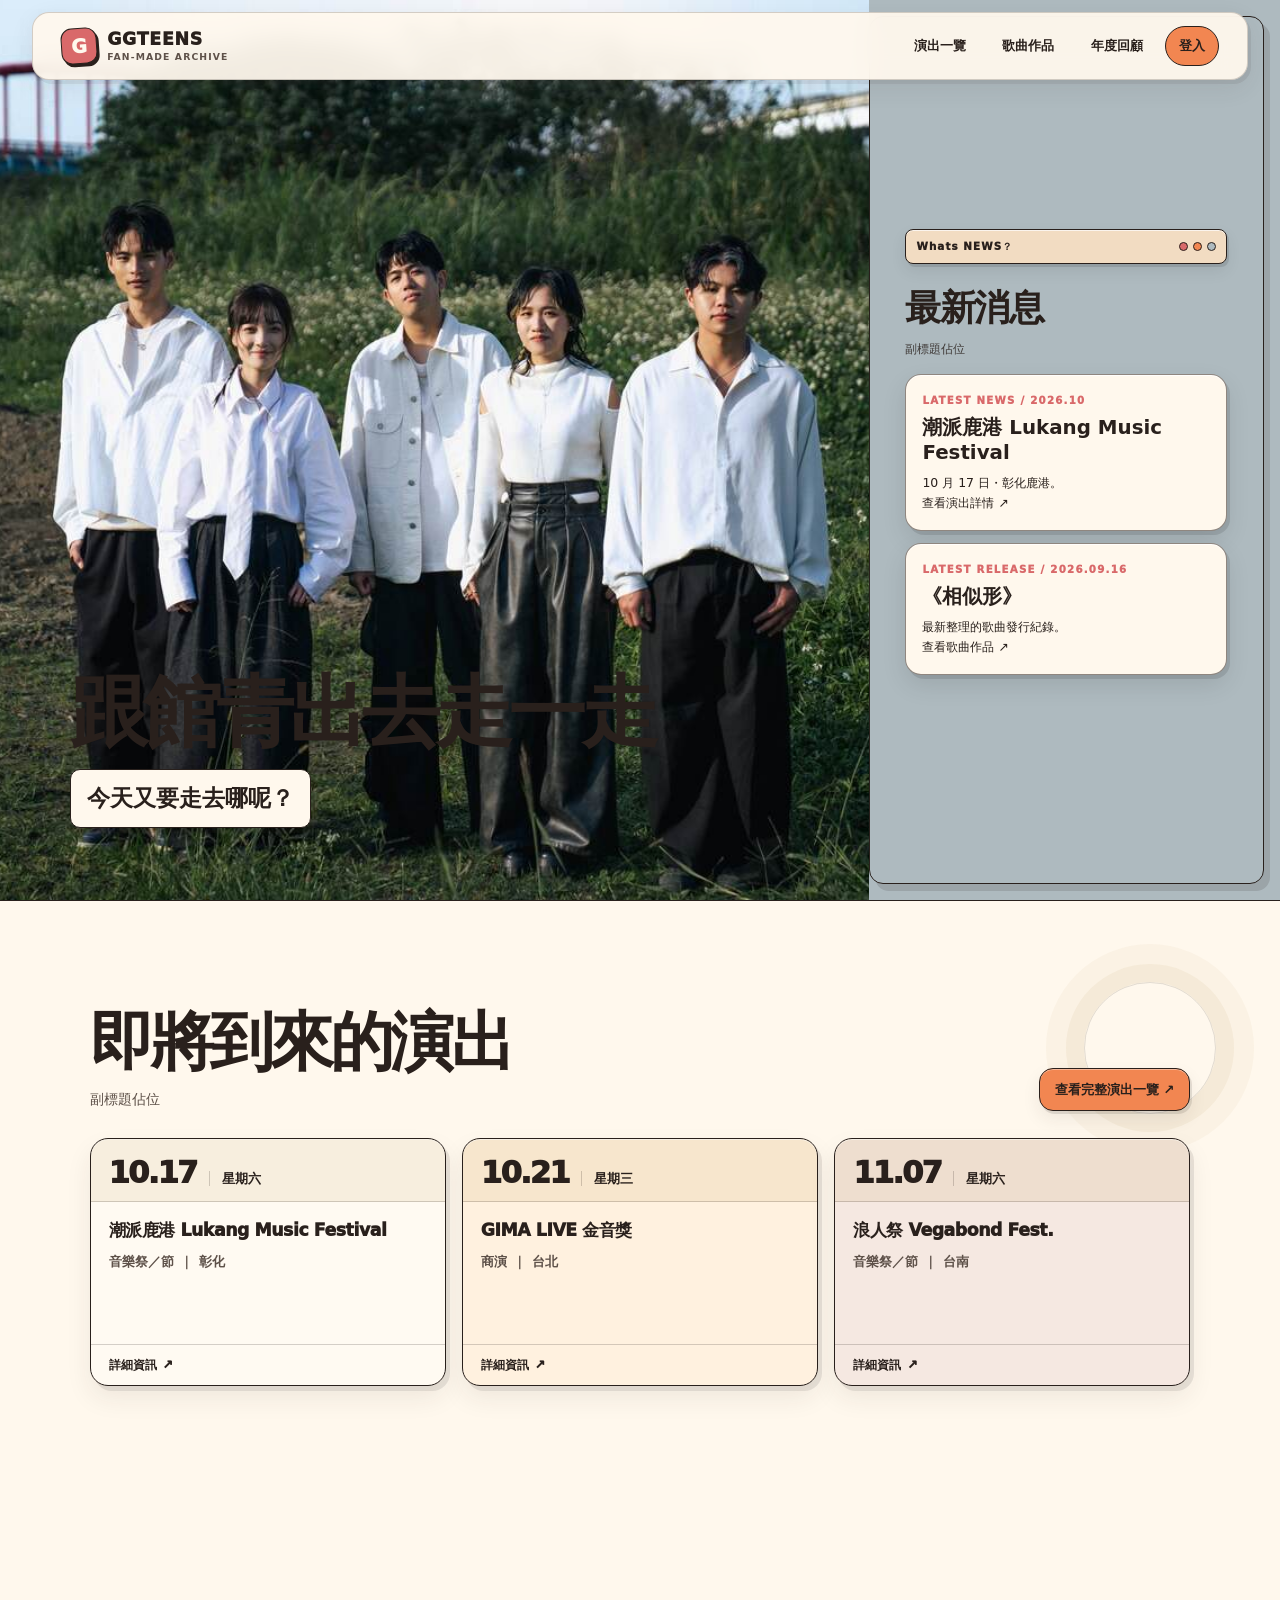
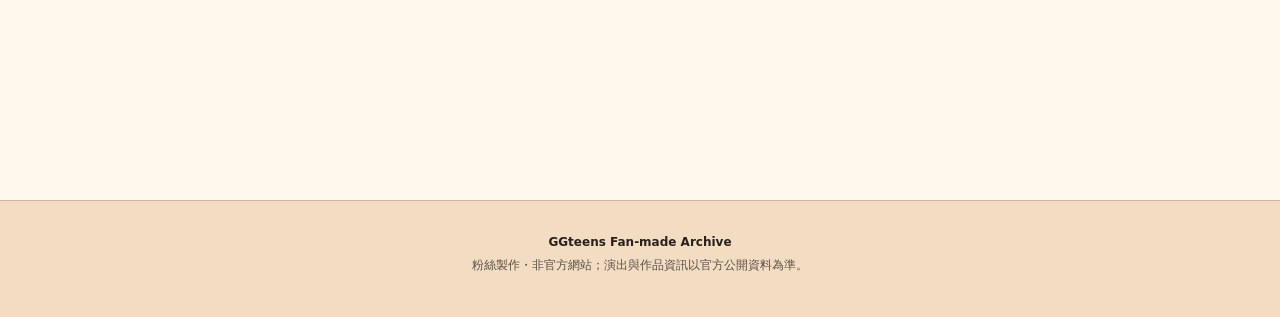
<file: index.html>
<!doctype html>
<!-- 設定頁面語言，供瀏覽器與輔助工具辨識。 -->
<html lang="zh-Hant">
<!-- 頁面中繼資料、標題與樣式資源。 -->
<head>
  <!-- 指定文件編碼，避免繁體中文亂碼。 -->
  <meta charset="utf-8">
  <!-- 讓版面依裝置視窗寬度正確縮放。 -->
  <meta name="viewport" content="width=device-width, initial-scale=1">
  <!-- 設定支援此功能的瀏覽器工具列主題色。 -->
  <meta name="theme-color" content="#F2DCC2">
  <!-- 提供搜尋結果與分享預覽可使用的頁面摘要。 -->
  <meta name="description" content="GGteens 粉絲製作的樂團演出與作品紀錄。非官方網站。">
  <!-- 設定瀏覽器分頁標題。 -->
  <title>跟館青出去走一走｜GGteens 粉絲紀錄</title>
    <!-- 載入全站共用樣式表。 -->
    <link rel="stylesheet" href="css/style.css">
</head>
<!-- 頁面可見內容由此開始。 -->
<body>
  <!-- 頁面中繼資料、標題與樣式資源。 -->
  <header class="site-header">
    <!-- 主要頁面導覽；Logo 負責返回首頁。 -->
    <nav class="navbar" aria-label="主要導覽">
      <!-- 品牌 Logo 與首頁連結。 -->
      <a class="brand" href="index.html#mainpage" aria-label="回到首頁">
        <span class="brand-mark" aria-hidden="true">G</span>
        <span class="brand-word">GGTEENS<small>FAN-MADE ARCHIVE</small></span>
      </a>
      <div class="nav-spacer" aria-hidden="true"></div>
      <!-- 各內容頁入口與固定的登入按鈕。 -->
      <div class="site-nav">
        
        <a href="page/last-event.html">演出一覽</a>
        <a href="page/portfolio.html">歌曲作品</a>
        <a href="page/year-recap.html">年度回顧</a>
        <button class="login" id="login-open" type="button" aria-haspopup="dialog" aria-controls="login-dialog">登入</button>
      </div>
    </nav>
  </header>

  <!-- 頁面主要內容區。 -->
  <main>
    <!-- 首頁主視覺與最近大事的雙欄區域。 -->
    <section id="mainpage" aria-label="首頁主視覺與最近大事">
      <!-- 首頁主視覺背景與主標題內容。 -->
      <div class="home">
        <!-- 首頁標題、標語與非官方聲明。 -->
        <div class="home-copy">
          <!-- 頁面主要標題，搭配對應區塊的樣式設定。 -->
          <h1>跟館青出去走一走</h1>
          <p>今天又要走去哪呢？</p>
        </div>
      </div>

      <!-- 最近大事資訊側欄。 -->
      <aside class="news" id="news" aria-labelledby="recent-news-title">
        <div class="window-bar"><span>Whats NEWS？</span><span class="window-controls" aria-hidden="true"><i></i><i></i><i></i></span></div>
        <!-- 頁面主要標題，搭配對應區塊的樣式設定。 -->
        <h2 id="recent-news-title">最新消息</h2>
        <p class="news-intro">副標題佔位</p>
        <!-- 最新消息固定顯示一則重大資訊與一則最新發行作品。 -->
        <div class="news-list">
          <article class="news-card">
            <span class="tag">LATEST NEWS / 2026.10</span>
            <h3>潮派鹿港 Lukang Music Festival</h3>
            <p>10 月 17 日・彰化鹿港。</p>
            <p><a class="source-link" href="page/last-event.html">查看演出詳情 ↗</a></p>
          </article>
          <article class="news-card">
            <span class="tag">LATEST RELEASE / 2026.09.16</span>
            <h3>《相似形》</h3>
            <p>最新整理的歌曲發行紀錄。</p>
            <p><a class="source-link" href="page/portfolio.html">查看歌曲作品 ↗</a></p>
          </article>
        </div>
      </aside>
    </section>

    <!-- 首頁即將到來的演出區。 -->
    <section id="latest_event" aria-labelledby="upcoming-title">
      <div class="section-shell latest-event-shell">
        <!-- 演出區標題、說明與完整列表入口。 -->
        <div class="section-heading-row latest-event-heading">
          <div>
            <!-- 頁面主要標題，搭配對應區塊的樣式設定。 -->
            <h2 class="section-title" id="upcoming-title">即將到來的演出</h2>
            <p class="section-description">副標題佔位</p>
          </div>
          <a class="section-link" href="page/last-event.html">查看完整演出一覽 ↗</a>
        </div>

        <!-- 首頁演出卡片清單，沿用演出一覽頁面的卡片風格。 -->
        <div id="upcoming-events" class="upcoming-events-list">
          <article class="upcoming-event-card" tabindex="0" role="button" aria-haspopup="dialog" aria-label="查看演出活動詳細資料：2026 潮派鹿港 Lukang Music Festival" data-details="[[&quot;演出時間&quot;,&quot;2026-10-17&quot;],[&quot;演出活動名稱&quot;,&quot;2026 潮派鹿港 Lukang Music Festival&quot;],[&quot;活動類型&quot;,&quot;音樂祭／節&quot;],[&quot;活動所在城市&quot;,&quot;中部｜彰化&quot;],[&quot;活動詳細地點&quot;,&quot;彰化・鹿港｜鹿港體育場（待核對）&quot;],[&quot;資訊來源&quot;,&quot;https://www.instagram.com/p/DauAd0rEd6t/?img_index=2&quot;]]">
            <div class="upcoming-event-date-block">
              <div class="upcoming-event-date-row"><span class="upcoming-event-date">10.17</span><span class="upcoming-event-weekday">星期六</span></div>
            </div>
            <div class="upcoming-event-main">
              <h3>潮派鹿港 Lukang Music Festival</h3>
              <div class="upcoming-event-meta"><span>音樂祭／節</span><span aria-hidden="true">｜</span><span>彰化</span></div>
            </div>
            <span class="upcoming-event-detail detail-hint">詳細資訊</span>
          </article>

          <article class="upcoming-event-card" tabindex="0" role="button" aria-haspopup="dialog" aria-label="查看演出活動詳細資料：2026 GIMA LIVE 金音獎" data-details="[[&quot;演出時間&quot;,&quot;2026-10-21 10:30:00Z ～ 2026-10-21 11:00:00Z&quot;],[&quot;演出活動名稱&quot;,&quot;2026 GIMA LIVE 金音獎&quot;],[&quot;活動類型&quot;,&quot;商演&quot;],[&quot;活動所在城市&quot;,&quot;台北市大安區&quot;],[&quot;活動詳細地點&quot;,&quot;Corner MAX（詳細地址待核對）&quot;]]">
            <div class="upcoming-event-date-block">
              <div class="upcoming-event-date-row"><span class="upcoming-event-date">10.21</span><span class="upcoming-event-weekday">星期三</span></div>
            </div>
            <div class="upcoming-event-main">
              <h3>GIMA LIVE 金音獎</h3>
              <div class="upcoming-event-meta"><span>商演</span><span aria-hidden="true">｜</span><span>台北</span></div>
            </div>
            <span class="upcoming-event-detail detail-hint">詳細資訊</span>
          </article>

          <article class="upcoming-event-card" tabindex="0" role="button" aria-haspopup="dialog" aria-label="查看演出活動詳細資料：2026 浪人祭 Vegabond Fest." data-details="[[&quot;演出時間&quot;,&quot;2026-11-07&quot;],[&quot;演出活動名稱&quot;,&quot;2026 浪人祭 Vegabond Fest.&quot;],[&quot;活動類型&quot;,&quot;音樂祭／節&quot;],[&quot;活動所在城市&quot;,&quot;台南&quot;]]">
            <div class="upcoming-event-date-block">
              <div class="upcoming-event-date-row"><span class="upcoming-event-date">11.07</span><span class="upcoming-event-weekday">星期六</span></div>
            </div>
            <div class="upcoming-event-main">
              <h3>浪人祭 Vegabond Fest.</h3>
              <div class="upcoming-event-meta"><span>音樂祭／節</span><span aria-hidden="true">｜</span><span>台南</span></div>
            </div>
            <span class="upcoming-event-detail detail-hint">詳細資訊</span>
          </article>
        </div>
      </div>
    </section>
  <!-- 主要內容區結束。 -->
  </main>


  <!-- 演出與歌曲共用的詳細資料彈窗。 -->
  <dialog class="detail-dialog" id="detail-dialog" aria-labelledby="detail-dialog-title">
    <section class="detail-window">
      <!-- 頁面中繼資料、標題與樣式資源。 -->
      <header class="detail-titlebar"><span class="detail-window-icon" aria-hidden="true">▣</span><span class="detail-titlebar-text" id="detail-dialog-title">DETAIL_VIEW.exe</span><button type="button" class="detail-close" aria-label="關閉詳細資料" title="關閉">×</button></header>
      <!-- 彈窗動態插入資料欄位的容器。 -->
      <div class="detail-content"><div class="detail-property-list" id="detail-property-list"></div></div>
      <!-- 詳細資料彈窗底部狀態列。 -->
      <footer class="detail-statusbar"><span>GGteens Fan-made Archive</span><span>DETAILS</span></footer>
    </section>
  </dialog>

  <!-- 管理登入介面原型；目前尚未接入實際驗證。 -->
  <dialog class="login-dialog" id="login-dialog" aria-labelledby="login-dialog-title">
    <!-- 登入彈窗內容容器。 -->
    <div class="login-dialog-inner">
      <div class="window-bar"><span>ADMIN_LOGIN.exe</span><span class="window-controls" aria-hidden="true"><i></i><i></i><i></i></span></div>
      <!-- 頁面主要標題，搭配對應區塊的樣式設定。 -->
      <h2 id="login-dialog-title">管理登入</h2>
      <p>登入將以彈窗方式呈現；未來驗證成功後再進入後台管理頁面，不另設獨立登入頁。</p>
      <p>目前尚未連接帳號驗證與後台權限。此彈窗僅為介面預覽，不會收集或提交帳號資料。</p>
      <!-- 登入彈窗操作按鈕區。 -->
      <div class="login-dialog-actions"><form method="dialog"><button class="close-button" type="submit">關閉</button></form></div>
    </div>
  </dialog>

  <!-- 頁尾聲明與網站用途說明。 -->
  <footer class="site-footer" id="management-note">
    <p><strong>GGteens Fan-made Archive</strong></p>
    <p>粉絲製作・非官方網站；演出與作品資訊以官方公開資料為準。</p>
  </footer>
  <!-- 載入共用互動程式；defer 讓 HTML 解析後再執行。 -->
  <script src="js/main.js" defer></script>
<!-- 可見頁面內容結束。 -->
</body>
<!-- HTML 文件結束。 -->
</html>
</file>
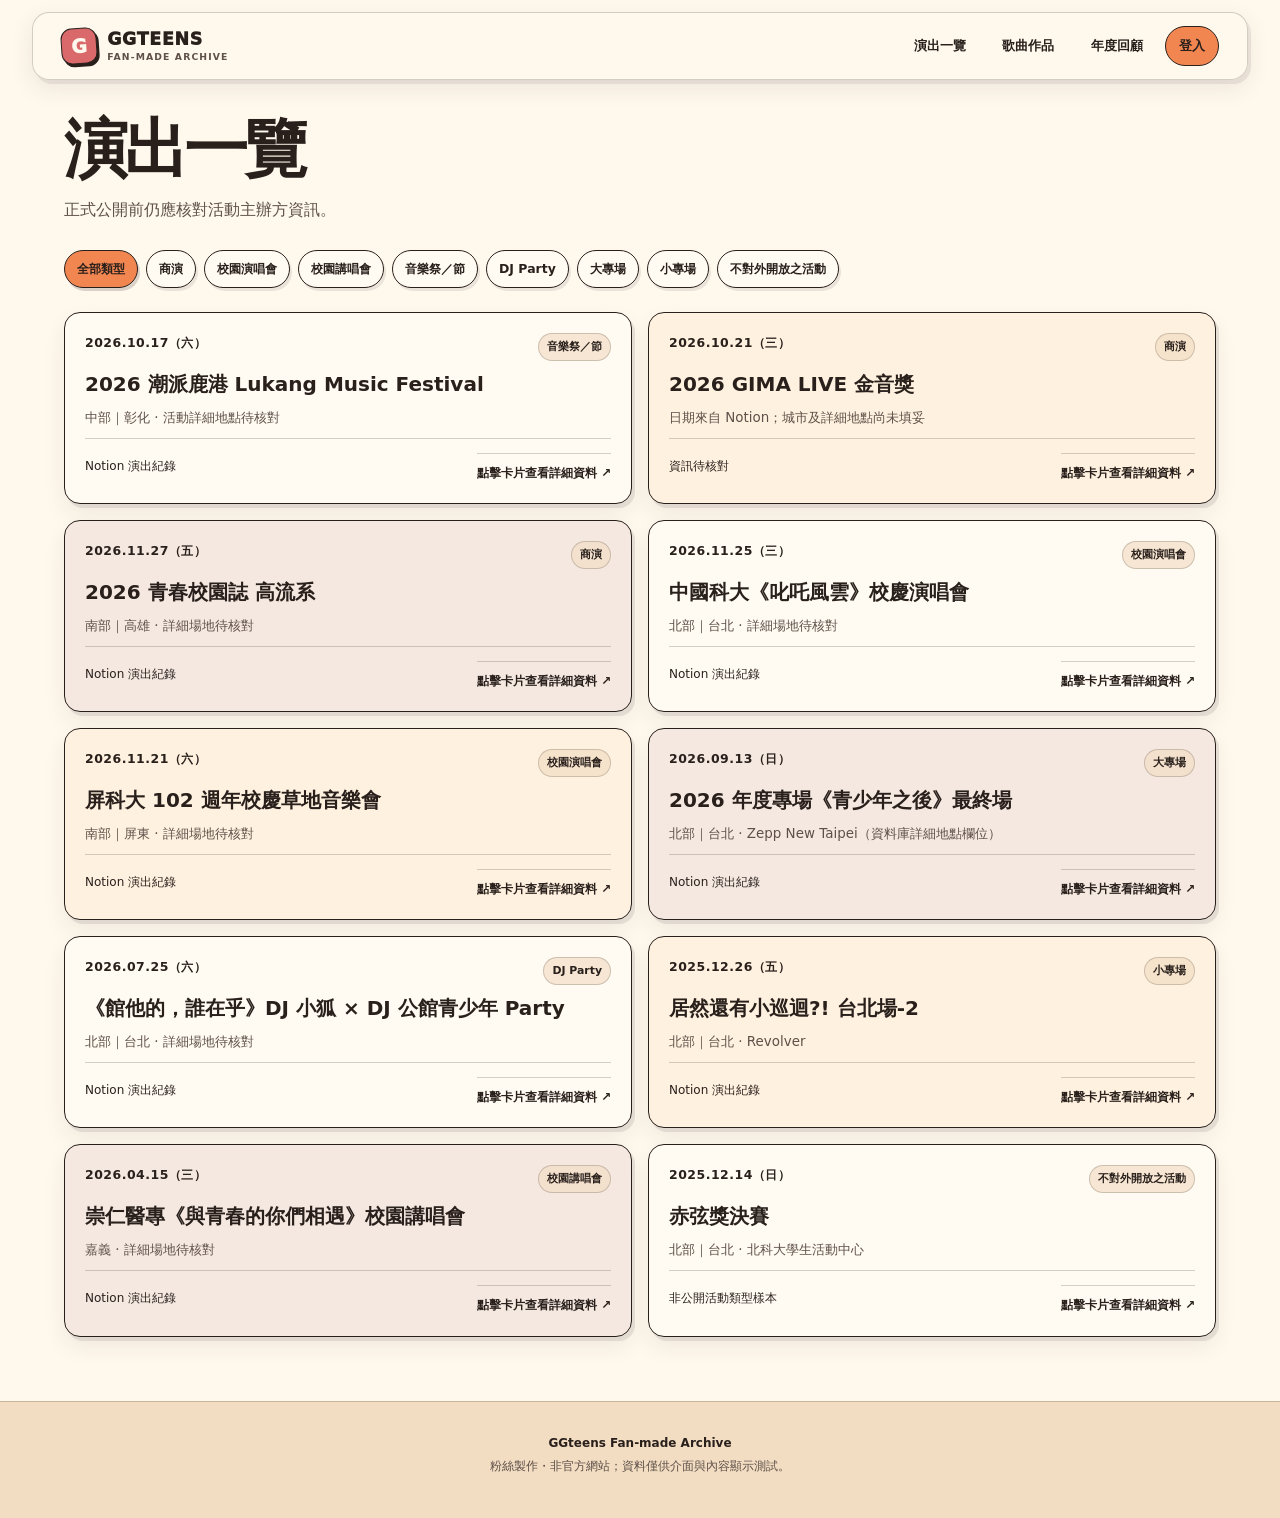
<file: page/last-event.html>
<!doctype html>
<!-- 設定頁面語言，供瀏覽器與輔助工具辨識。 -->
<html lang="zh-Hant">
<!-- 頁面中繼資料、標題與樣式資源。 -->
<head>
  <!-- 指定文件編碼，避免繁體中文亂碼。 -->
  <meta charset="utf-8">
  <!-- 讓版面依裝置視窗寬度正確縮放。 -->
  <meta name="viewport" content="width=device-width, initial-scale=1">
  <!-- 設定支援此功能的瀏覽器工具列主題色。 -->
  <meta name="theme-color" content="#F2DCC2">
  <!-- 提供搜尋結果與分享預覽可使用的頁面摘要。 -->
  <meta name="description" content="公館青少年 GGteens 演出紀錄展示測試。">
  <!-- 設定瀏覽器分頁標題。 -->
  <title>演出一覽｜GGteens 粉絲紀錄</title>
  <!-- 載入全站共用樣式表。 -->
  <link rel="stylesheet" href="../css/style.css">
  <!-- 以下為本頁專屬樣式；後續規則可能覆蓋共用 CSS。 -->
  <style>
    /* 演出或歌曲列表頁的容器、卡片與狀態樣式。 */
    .archive-page{min-height:100vh;padding:116px clamp(20px,5vw,76px) 64px;background:var(--paper)}
    /* 演出或歌曲列表頁的容器、卡片與狀態樣式。 */
    .archive-shell{width:min(1240px,100%);margin:0 auto}
    /* 演出或歌曲列表頁的容器、卡片與狀態樣式。 */
    .archive-intro{margin:14px 0 28px;max-width:760px;color:var(--muted)}
    /* 演出或歌曲列表頁的容器、卡片與狀態樣式。 */
    .archive-status{display:inline-flex;gap:8px;align-items:center;margin:0 0 18px;padding:7px 11px;border:1px solid var(--ink);border-radius:8px;background:var(--cream);font-size:.75rem;font-weight:850}
    /* 設定此選擇器對應元素的版面、外觀或互動狀態。 */
    .filter-bar{display:flex;flex-wrap:wrap;gap:8px;margin:22px 0 24px}
    /* 分類篩選按鈕及已選取狀態。 */
    .filter-chip{padding:8px 12px;border:1px solid var(--ink);border-radius:999px;background:#fffaf2;color:var(--ink);font:inherit;font-size:.78rem;font-weight:850;cursor:pointer;box-shadow:2px 3px 0 rgba(51,43,39,.1)}
    /* 分類篩選按鈕及已選取狀態。 */
    .filter-chip[aria-pressed="true"]{background:var(--deep-teal);color:var(--paper);box-shadow:2px 3px 0 rgba(51,43,39,.18)}
    /* 演出或歌曲列表頁的容器、卡片與狀態樣式。 */
    .archive-grid{display:grid;grid-template-columns:repeat(2,minmax(0,1fr));gap:16px}
    /* 演出或歌曲列表頁的容器、卡片與狀態樣式。 */
    .archive-card{min-width:0;padding:20px;background:#fffaf2;border:1px solid var(--ink);border-radius:16px;box-shadow:0 10px 22px rgba(51,43,39,.07),3px 4px 0 rgba(51,43,39,.1);display:flex;flex-direction:column;gap:10px}
    /* 演出或歌曲列表頁的容器、卡片與狀態樣式。 */
    .archive-card:nth-child(3n+2){background:#fff1df}.archive-card:nth-child(3n){background:#f5e8e1}
    /* 演出或歌曲列表頁的容器、卡片與狀態樣式。 */
    .archive-card[hidden]{display:none}
    /* 演出或歌曲列表頁的容器、卡片與狀態樣式。 */
    .archive-card-top{display:flex;justify-content:space-between;align-items:flex-start;gap:10px}
    /* 演出或歌曲列表頁的容器、卡片與狀態樣式。 */
    .archive-date{font-size:.78rem;font-weight:900;color:var(--teal);letter-spacing:.04em}
    /* 演出或歌曲列表頁的容器、卡片與狀態樣式。 */
    .archive-tag{padding:4px 8px;border:1px solid var(--line);border-radius:999px;background:rgba(242,220,194,.65);font-size:.68rem;font-weight:900}
    /* 演出或歌曲列表頁的容器、卡片與狀態樣式。 */
    .archive-card h3{margin:0;color:var(--deep-teal);font-size:1.25rem;line-height:1.3}
    /* 演出或歌曲列表頁的容器、卡片與狀態樣式。 */
    .archive-meta{margin:0;color:var(--muted);font-size:.84rem}
    /* 演出或歌曲列表頁的容器、卡片與狀態樣式。 */
    .archive-card-foot{display:flex;justify-content:space-between;align-items:center;gap:12px;margin-top:auto;padding-top:10px;border-top:1px solid var(--line);font-size:.75rem}
    /* 設定此選擇器對應元素的版面、外觀或互動狀態。 */
    .source-link{font-weight:900;text-decoration:underline;text-underline-offset:3px}
    /* 演出或歌曲列表頁的容器、卡片與狀態樣式。 */
    .archive-empty{display:none;padding:24px;border:1px dashed var(--sand);border-radius:12px;color:var(--muted)}
    /* 演出或歌曲列表頁的容器、卡片與狀態樣式。 */
    .archive-empty.visible{display:block}
    /* 依螢幕尺寸或使用者偏好調整版面與動態效果。 */
    @media(max-width:700px){.archive-page{padding:145px 18px 42px}.archive-grid{grid-template-columns:1fr}.archive-card{padding:17px}}

    /* 詳細資料彈窗的標題列、欄位與連結樣式。 */
    .detail-hint{display:inline-flex;align-items:center;gap:6px;margin-top:4px;padding-top:10px;border-top:1px solid var(--line);font-size:.75rem;font-weight:900;color:var(--deep-teal)}
    /* 演出或歌曲列表頁的容器、卡片與狀態樣式。 */
    .archive-card[role="button"],.song-card[role="button"]{cursor:pointer;transition:transform .16s ease,box-shadow .16s ease}
    /* 演出或歌曲列表頁的容器、卡片與狀態樣式。 */
    .archive-card[role="button"]:hover,.song-card[role="button"]:hover{transform:translateY(-2px);box-shadow:0 14px 28px rgba(51,43,39,.12),3px 4px 0 rgba(51,43,39,.12)}
    /* 詳細資料彈窗的標題列、欄位與連結樣式。 */
    .detail-dialog{width:min(92vw,760px);max-width:760px;max-height:min(84vh,820px);padding:0;border:2px solid var(--ink);border-radius:4px;background:var(--paper);color:var(--ink);box-shadow:8px 9px 0 rgba(51,43,39,.22);overflow:visible}
    /* 詳細資料彈窗的標題列、欄位與連結樣式。 */
    .detail-dialog::backdrop{background:rgba(3,62,78,.58);backdrop-filter:blur(3px)}
    /* 詳細資料彈窗的標題列、欄位與連結樣式。 */
    .detail-window{display:flex;flex-direction:column;max-height:min(84vh,820px);border:1px solid rgba(255,255,255,.8);background:var(--paper)}
    /* 詳細資料彈窗的標題列、欄位與連結樣式。 */
    .detail-titlebar{position:sticky;top:0;z-index:1;display:flex;align-items:center;gap:9px;padding:7px 8px;background:var(--deep-teal);color:var(--paper);border-bottom:2px solid var(--ink);font-size:.84rem;font-weight:900;letter-spacing:.025em}
    /* 詳細資料彈窗的標題列、欄位與連結樣式。 */
    .detail-window-icon{display:grid;place-items:center;width:21px;height:21px;background:var(--cream);color:var(--deep-teal);border:1px solid var(--ink);font-size:.9rem}
    /* 詳細資料彈窗的標題列、欄位與連結樣式。 */
    .detail-titlebar-text{flex:1;min-width:0;overflow-wrap:anywhere}
    /* 詳細資料彈窗的標題列、欄位與連結樣式。 */
    .detail-close{width:28px;height:26px;display:grid;place-items:center;padding:0;border:1px solid var(--ink);border-radius:2px;background:var(--cream);color:var(--ink);font:900 1.3rem/1 Arial,sans-serif;box-shadow:inset 1px 1px 0 rgba(255,255,255,.8),2px 2px 0 rgba(0,0,0,.18);cursor:pointer}
    /* 詳細資料彈窗的標題列、欄位與連結樣式。 */
    .detail-close:active{transform:translate(1px,1px);box-shadow:inset 1px 1px 1px rgba(0,0,0,.18)}
    /* 詳細資料彈窗的標題列、欄位與連結樣式。 */
    .detail-content{overflow:auto;padding:clamp(16px,3vw,28px);background:var(--paper)}
    /* 詳細資料彈窗的標題列、欄位與連結樣式。 */
    .detail-property-list{display:grid;grid-template-columns:minmax(130px,.7fr) minmax(0,1.6fr);border-top:1px solid var(--line);border-left:1px solid var(--line)}
    /* 詳細資料彈窗的標題列、欄位與連結樣式。 */
    .detail-property-label,.detail-property-value{margin:0;padding:11px 13px;border-right:1px solid var(--line);border-bottom:1px solid var(--line);overflow-wrap:anywhere;white-space:pre-wrap}
    /* 詳細資料彈窗的標題列、欄位與連結樣式。 */
    .detail-property-label{background:var(--cream);font-size:.82rem;font-weight:900}
    /* 詳細資料彈窗的標題列、欄位與連結樣式。 */
    .detail-property-value{background:#fffaf2;font-size:.88rem;line-height:1.65}
    /* 詳細資料彈窗的標題列、欄位與連結樣式。 */
    .detail-property-value a{color:var(--deep-teal);text-decoration:underline;text-underline-offset:3px;font-weight:800;overflow-wrap:anywhere}
    /* 詳細資料彈窗的標題列、欄位與連結樣式。 */
    .detail-statusbar{display:flex;justify-content:space-between;gap:12px;padding:5px 9px;border-top:1px solid var(--ink);background:var(--cream);font-size:.65rem;font-weight:800;color:var(--muted)}
    /* 依螢幕尺寸或使用者偏好調整版面與動態效果。 */
    @media(max-width:560px){.detail-dialog{width:calc(100vw - 20px);max-width:none;max-height:86vh}.detail-window{max-height:86vh}.detail-property-list{grid-template-columns:minmax(95px,.65fr) minmax(0,1.4fr)}.detail-property-label,.detail-property-value{padding:9px 8px;font-size:.78rem}}
  
    /* 公開端六色規範：內容文字改用墨棕色，深青色僅保留視窗裝飾 */
    /* 分類篩選按鈕及已選取狀態。 */
    .filter-chip[aria-pressed="true"]{background:var(--orange);color:var(--ink)}
    /* 演出或歌曲列表頁的容器、卡片與狀態樣式。 */
    .archive-card h3,.detail-hint,.detail-window-icon,.detail-property-value a{color:var(--ink)}
  </style>
</head>
<!-- 頁面可見內容由此開始。 -->
<body>
  <!-- 頁面中繼資料、標題與樣式資源。 -->
  <header class="site-header">
    <!-- 主要頁面導覽；Logo 負責返回首頁。 -->
    <nav class="navbar" aria-label="主要導覽">
      <!-- 品牌 Logo 與首頁連結。 -->
      <a class="brand" href="../index.html" aria-label="回到首頁"><span class="brand-mark" aria-hidden="true">G</span><span class="brand-word">GGTEENS<small>FAN-MADE ARCHIVE</small></span></a>
      <div class="nav-spacer" aria-hidden="true"></div>
      <!-- 各內容頁入口與固定的登入按鈕。 -->
      <div class="site-nav"><a href="last-event.html" aria-current="page">演出一覽</a><a href="portfolio.html">歌曲作品</a><a href="year-recap.html">年度回顧</a><button class="login" id="login-open" type="button" aria-haspopup="dialog" aria-controls="login-dialog">登入</button></div>
    </nav>
  </header>
  <!-- 頁面主要內容區。 -->
  <main class="archive-page">
    <div class="archive-shell">
      <!-- 頁面主要標題，搭配對應區塊的樣式設定。 -->
      <h1 class="section-title">演出一覽</h1>
      <p class="archive-intro">正式公開前仍應核對活動主辦方資訊。</p>
      <!-- 演出分類篩選按鈕群，data-filter 需與卡片 data-type 相符。 -->
      <div class="filter-bar" role="group" aria-label="依演出類型篩選">
        <button class="filter-chip" type="button" data-filter-group="event" data-filter="all" aria-pressed="true">全部類型</button>
        <button class="filter-chip" type="button" data-filter-group="event" data-filter="商演" aria-pressed="false">商演</button>
        <button class="filter-chip" type="button" data-filter-group="event" data-filter="校園演唱會" aria-pressed="false">校園演唱會</button>
        <button class="filter-chip" type="button" data-filter-group="event" data-filter="校園講唱會" aria-pressed="false">校園講唱會</button>
        <button class="filter-chip" type="button" data-filter-group="event" data-filter="音樂祭/節" aria-pressed="false">音樂祭／節</button>
        <button class="filter-chip" type="button" data-filter-group="event" data-filter="DJ Party" aria-pressed="false">DJ Party</button>
        <button class="filter-chip" type="button" data-filter-group="event" data-filter="大專場" aria-pressed="false">大專場</button>
        <button class="filter-chip" type="button" data-filter-group="event" data-filter="小專場" aria-pressed="false">小專場</button>
        <button class="filter-chip" type="button" data-filter-group="event" data-filter="不對外開放之活動" aria-pressed="false">不對外開放之活動</button>
      </div>
      <!-- 演出紀錄卡片網格。 -->
      <div class="archive-grid" id="event-archive">
        <!-- 單筆演出紀錄；data-details 是彈窗資料來源。 -->
        <article class="archive-card" data-type="音樂祭/節" tabindex="0" role="button" aria-haspopup="dialog" aria-label="查看演出活動詳細資料：2026 潮派鹿港 Lukang Music Festival" data-details="[[&quot;演出時間&quot;,&quot;2026-10-17&quot;],[&quot;演出活動名稱&quot;,&quot;2026 潮派鹿港 Lukang Music Festival&quot;],[&quot;活動類型&quot;,&quot;音樂祭/節&quot;],[&quot;活動所在城市&quot;,&quot;中部 | 彰化&quot;],[&quot;活動詳細地點&quot;,&quot;區域：中部；地點名稱：彰化 • 鹿港 \\| 鹿港體育場；地點類型：戶外開放空間；城市：彰化&quot;],[&quot;資訊來源&quot;,&quot;https://www.instagram.com/p/DauAd0rEd6t/?img_index=2&quot;]]"><div class="archive-card-top"><span class="archive-date">2026.10.17（六）</span><span class="archive-tag">音樂祭／節</span></div><h3>2026 潮派鹿港 Lukang Music Festival</h3><p class="archive-meta">中部｜彰化 · 活動詳細地點待核對</p><div class="archive-card-foot"><span>Notion 演出紀錄</span><span class="detail-hint">點擊卡片查看詳細資料 ↗</span></div></article>
        <!-- 單筆演出紀錄；data-details 是彈窗資料來源。 -->
        <article class="archive-card" data-type="商演" tabindex="0" role="button" aria-haspopup="dialog" aria-label="查看演出活動詳細資料：2026 GIMA LIVE 金音獎" data-details="[[&quot;演出時間&quot;,&quot;2026-10-21 10:30:00Z ～ 2026-10-21 11:00:00Z&quot;],[&quot;演出活動名稱&quot;,&quot;2026 GIMA LIVE 金音獎&quot;],[&quot;活動類型&quot;,&quot;商演&quot;],[&quot;活動詳細地點&quot;,&quot;地點名稱：台北 • 大安 \\| Corner MAX&quot;]]"><div class="archive-card-top"><span class="archive-date">2026.10.21（三）</span><span class="archive-tag">商演</span></div><h3>2026 GIMA LIVE 金音獎</h3><p class="archive-meta">日期來自 Notion；城市及詳細地點尚未填妥</p><div class="archive-card-foot"><span>資訊待核對</span><span class="detail-hint">點擊卡片查看詳細資料 ↗</span></div></article>
        <!-- 單筆演出紀錄；data-details 是彈窗資料來源。 -->
        <article class="archive-card" data-type="商演" tabindex="0" role="button" aria-haspopup="dialog" aria-label="查看演出活動詳細資料：2026 青春校園誌 高流系" data-details="[[&quot;演出時間&quot;,&quot;2026-11-27&quot;],[&quot;演出活動名稱&quot;,&quot;2026 青春校園誌 高流系&quot;],[&quot;活動類型&quot;,&quot;商演&quot;],[&quot;活動所在城市&quot;,&quot;南部 | 高雄&quot;],[&quot;活動詳細地點&quot;,&quot;區域：南部；地點名稱：高雄 • 楠梓 \\| 中山高中；地點類型：校園；城市：高雄&quot;],[&quot;資訊來源&quot;,&quot;https://www.instagram.com/p/Dch4RHBkv00/&quot;]]"><div class="archive-card-top"><span class="archive-date">2026.11.27（五）</span><span class="archive-tag">商演</span></div><h3>2026 青春校園誌 高流系</h3><p class="archive-meta">南部｜高雄 · 詳細場地待核對</p><div class="archive-card-foot"><span>Notion 演出紀錄</span><span class="detail-hint">點擊卡片查看詳細資料 ↗</span></div></article>
        <!-- 單筆演出紀錄；data-details 是彈窗資料來源。 -->
        <article class="archive-card" data-type="校園演唱會" tabindex="0" role="button" aria-haspopup="dialog" aria-label="查看演出活動詳細資料：中國科大《叱吒風雲》校慶演唱會" data-details="[[&quot;演出時間&quot;,&quot;2026-11-25 07:30:00Z&quot;],[&quot;演出活動名稱&quot;,&quot;中國科大《叱吒風雲》校慶演唱會&quot;],[&quot;活動類型&quot;,&quot;校園演唱會&quot;],[&quot;活動所在城市&quot;,&quot;北部 | 台北&quot;],[&quot;活動詳細地點&quot;,&quot;地點名稱：台北 文山 \\| 中國科大 中山育樂館&quot;],[&quot;資訊來源&quot;,&quot;https://www.instagram.com/p/DeRigf4t9_U/&quot;]]"><div class="archive-card-top"><span class="archive-date">2026.11.25（三）</span><span class="archive-tag">校園演唱會</span></div><h3>中國科大《叱吒風雲》校慶演唱會</h3><p class="archive-meta">北部｜台北 · 詳細場地待核對</p><div class="archive-card-foot"><span>Notion 演出紀錄</span><span class="detail-hint">點擊卡片查看詳細資料 ↗</span></div></article>
        <!-- 單筆演出紀錄；data-details 是彈窗資料來源。 -->
        <article class="archive-card" data-type="校園演唱會" tabindex="0" role="button" aria-haspopup="dialog" aria-label="查看演出活動詳細資料：屏科大 102 週年校慶草地音樂會" data-details="[[&quot;演出時間&quot;,&quot;2026-11-21&quot;],[&quot;演出活動名稱&quot;,&quot;屏科大 102週年校慶 草地音樂會&quot;],[&quot;活動類型&quot;,&quot;校園演唱會&quot;],[&quot;活動所在城市&quot;,&quot;南部 | 屏東&quot;],[&quot;活動詳細地點&quot;,&quot;資料庫未填舊版地點欄位；已關聯地點資料&quot;]]"><div class="archive-card-top"><span class="archive-date">2026.11.21（六）</span><span class="archive-tag">校園演唱會</span></div><h3>屏科大 102 週年校慶草地音樂會</h3><p class="archive-meta">南部｜屏東 · 詳細場地待核對</p><div class="archive-card-foot"><span>Notion 演出紀錄</span><span class="detail-hint">點擊卡片查看詳細資料 ↗</span></div></article>
        <!-- 單筆演出紀錄；data-details 是彈窗資料來源。 -->
        <article class="archive-card" data-type="大專場" tabindex="0" role="button" aria-haspopup="dialog" aria-label="查看演出活動詳細資料：2026 年度專場《青少年之後》最終場" data-details="[[&quot;演出時間&quot;,&quot;2026-09-13 10:30:00Z&quot;],[&quot;演出活動名稱&quot;,&quot;2026 年度專場《青少年之後》最終場&quot;],[&quot;活動類型&quot;,&quot;大專場&quot;],[&quot;活動所在城市&quot;,&quot;北部 | 台北&quot;],[&quot;活動詳細地點&quot;,&quot;區域：北部；地點名稱：新北 • 新莊 \\| Zepp New Taipei；地點類型：中型專業流行音樂場館；城市：新北&quot;],[&quot;資訊來源&quot;,&quot;https://www.instagram.com/p/DYj0fiIEROg/?img_index=1&quot;]]"><div class="archive-card-top"><span class="archive-date">2026.09.13（日）</span><span class="archive-tag">大專場</span></div><h3>2026 年度專場《青少年之後》最終場</h3><p class="archive-meta">北部｜台北 · Zepp New Taipei（資料庫詳細地點欄位）</p><div class="archive-card-foot"><span>Notion 演出紀錄</span><span class="detail-hint">點擊卡片查看詳細資料 ↗</span></div></article>
        <!-- 單筆演出紀錄；data-details 是彈窗資料來源。 -->
        <article class="archive-card" data-type="DJ Party" tabindex="0" role="button" aria-haspopup="dialog" aria-label="查看演出活動詳細資料：《館他的，誰在乎》DJ 小狐 × DJ 公館青少年 Party" data-details="[[&quot;演出時間&quot;,&quot;2026-07-25 17:00:00Z ～ 2026-07-25 18:00:00Z&quot;],[&quot;演出活動名稱&quot;,&quot;《館他的，誰在乎》DJ 小狐 × DJ 公館青少年 Party&quot;],[&quot;活動類型&quot;,&quot;DJ Party&quot;],[&quot;活動所在城市&quot;,&quot;北部 | 台北&quot;],[&quot;活動詳細地點&quot;,&quot;區域：北部；地點名稱：台北 • 文山 \\| The Wall Live Hous；地點類型：Live House 音樂展演空間；城市：台北&quot;],[&quot;資訊來源&quot;,&quot;https://www.instagram.com/p/DaNg9EHSN5j/&quot;]]"><div class="archive-card-top"><span class="archive-date">2026.07.25（六）</span><span class="archive-tag">DJ Party</span></div><h3>《館他的，誰在乎》DJ 小狐 × DJ 公館青少年 Party</h3><p class="archive-meta">北部｜台北 · 詳細場地待核對</p><div class="archive-card-foot"><span>Notion 演出紀錄</span><span class="detail-hint">點擊卡片查看詳細資料 ↗</span></div></article>
        <!-- 單筆演出紀錄；data-details 是彈窗資料來源。 -->
        <article class="archive-card" data-type="小專場" tabindex="0" role="button" aria-haspopup="dialog" aria-label="查看演出活動詳細資料：居然還有小巡迴?! 台北場-2" data-details="[[&quot;演出時間&quot;,&quot;2025-12-26&quot;],[&quot;演出活動名稱&quot;,&quot;居然還有小巡迴?! 台北場-2&quot;],[&quot;活動類型&quot;,&quot;小專場&quot;],[&quot;活動所在城市&quot;,&quot;北部 | 台北&quot;],[&quot;活動詳細地點&quot;,&quot;區域：北部；地點名稱：台北 • 中正 \\| Revolver；地點類型：Live House 音樂展演空間；城市：台北&quot;]]"><div class="archive-card-top"><span class="archive-date">2025.12.26（五）</span><span class="archive-tag">小專場</span></div><h3>居然還有小巡迴?! 台北場-2</h3><p class="archive-meta">北部｜台北 · Revolver</p><div class="archive-card-foot"><span>Notion 演出紀錄</span><span class="detail-hint">點擊卡片查看詳細資料 ↗</span></div></article>
        <!-- 單筆演出紀錄；data-details 是彈窗資料來源。 -->
        <article class="archive-card" data-type="校園講唱會" tabindex="0" role="button" aria-haspopup="dialog" aria-label="查看演出活動詳細資料：崇仁醫專《與青春的你們相遇》校園講唱會" data-details="[[&quot;演出時間&quot;,&quot;2026-04-15 06:00:00Z ～ 2026-04-15 07:30:00Z&quot;],[&quot;演出活動名稱&quot;,&quot;崇仁醫專《與青春的你們相遇》校園講唱會&quot;],[&quot;活動類型&quot;,&quot;校園講唱會&quot;],[&quot;活動所在城市&quot;,&quot;南部 | 嘉義&quot;],[&quot;資訊來源&quot;,&quot;https://www.instagram.com/p/DWnZGEWAAck/&quot;]]"><div class="archive-card-top"><span class="archive-date">2026.04.15（三）</span><span class="archive-tag">校園講唱會</span></div><h3>崇仁醫專《與青春的你們相遇》校園講唱會</h3><p class="archive-meta">嘉義 · 詳細場地待核對</p><div class="archive-card-foot"><span>Notion 演出紀錄</span><span class="detail-hint">點擊卡片查看詳細資料 ↗</span></div></article>
        <!-- 單筆演出紀錄；data-details 是彈窗資料來源。 -->
        <article class="archive-card" data-type="不對外開放之活動" tabindex="0" role="button" aria-haspopup="dialog" aria-label="查看演出活動詳細資料：赤弦獎決賽" data-details="[[&quot;演出時間&quot;,&quot;2025-12-14&quot;],[&quot;演出活動名稱&quot;,&quot;赤弦獎決賽&quot;],[&quot;活動類型&quot;,&quot;不對外開放之活動&quot;],[&quot;活動所在城市&quot;,&quot;北部 | 台北&quot;],[&quot;活動詳細地點&quot;,&quot;區域：北部；地點名稱：台北 • 北科大 學生活動中心；地點類型：校園；城市：台北&quot;]]"><div class="archive-card-top"><span class="archive-date">2025.12.14（日）</span><span class="archive-tag">不對外開放之活動</span></div><h3>赤弦獎決賽</h3><p class="archive-meta">北部｜台北 · 北科大學生活動中心</p><div class="archive-card-foot"><span>非公開活動類型樣本</span><span class="detail-hint">點擊卡片查看詳細資料 ↗</span></div></article>
      </div>
      <p class="archive-empty" id="event-empty">此類型目前沒有展示樣本。</p>
    </div>
  <!-- 主要內容區結束。 -->
  </main>


  <!-- 演出與歌曲共用的詳細資料彈窗。 -->
  <dialog class="detail-dialog" id="detail-dialog" aria-labelledby="detail-dialog-title">
    <section class="detail-window">
      <!-- 頁面中繼資料、標題與樣式資源。 -->
      <header class="detail-titlebar"><span class="detail-window-icon" aria-hidden="true">▣</span><span class="detail-titlebar-text" id="detail-dialog-title">DETAIL_VIEW.exe</span><button type="button" class="detail-close" aria-label="關閉詳細資料" title="關閉">×</button></header>
      <!-- 彈窗動態插入資料欄位的容器。 -->
      <div class="detail-content"><div class="detail-property-list" id="detail-property-list"></div></div>
      <!-- 詳細資料彈窗底部狀態列。 -->
      <footer class="detail-statusbar"><span>GGteens Fan-made Archive</span><span>DETAILS</span></footer>
    </section>
  </dialog>

  <!-- 管理登入介面原型；目前尚未接入實際驗證。 -->
  <dialog class="login-dialog" id="login-dialog" aria-labelledby="login-dialog-title">
    <!-- 登入彈窗內容容器。 -->
    <div class="login-dialog-inner">
      <div class="window-bar"><span>ADMIN_LOGIN.exe</span><span class="window-controls" aria-hidden="true"><i></i><i></i><i></i></span></div>
      <!-- 頁面主要標題，搭配對應區塊的樣式設定。 -->
      <h2 id="login-dialog-title">管理登入</h2>
      <p>登入將以彈窗方式呈現；未來驗證成功後再進入後台管理頁面，不另設獨立登入頁。</p>
      <p>目前尚未連接帳號驗證與後台權限。此彈窗僅為介面預覽，不會收集或提交帳號資料。</p>
      <!-- 登入彈窗操作按鈕區。 -->
      <div class="login-dialog-actions"><form method="dialog"><button class="close-button" type="submit">關閉</button></form></div>
    </div>
  </dialog>

  <!-- 頁尾聲明與網站用途說明。 -->
  <footer class="site-footer"><p><strong>GGteens Fan-made Archive</strong></p><p>粉絲製作・非官方網站；資料僅供介面與內容顯示測試。</p></footer>
  <!-- 載入共用互動程式；defer 讓 HTML 解析後再執行。 -->
  <script src="../js/main.js" defer></script>
<!-- 可見頁面內容結束。 -->
</body>
<!-- HTML 文件結束。 -->
</html>
</file>
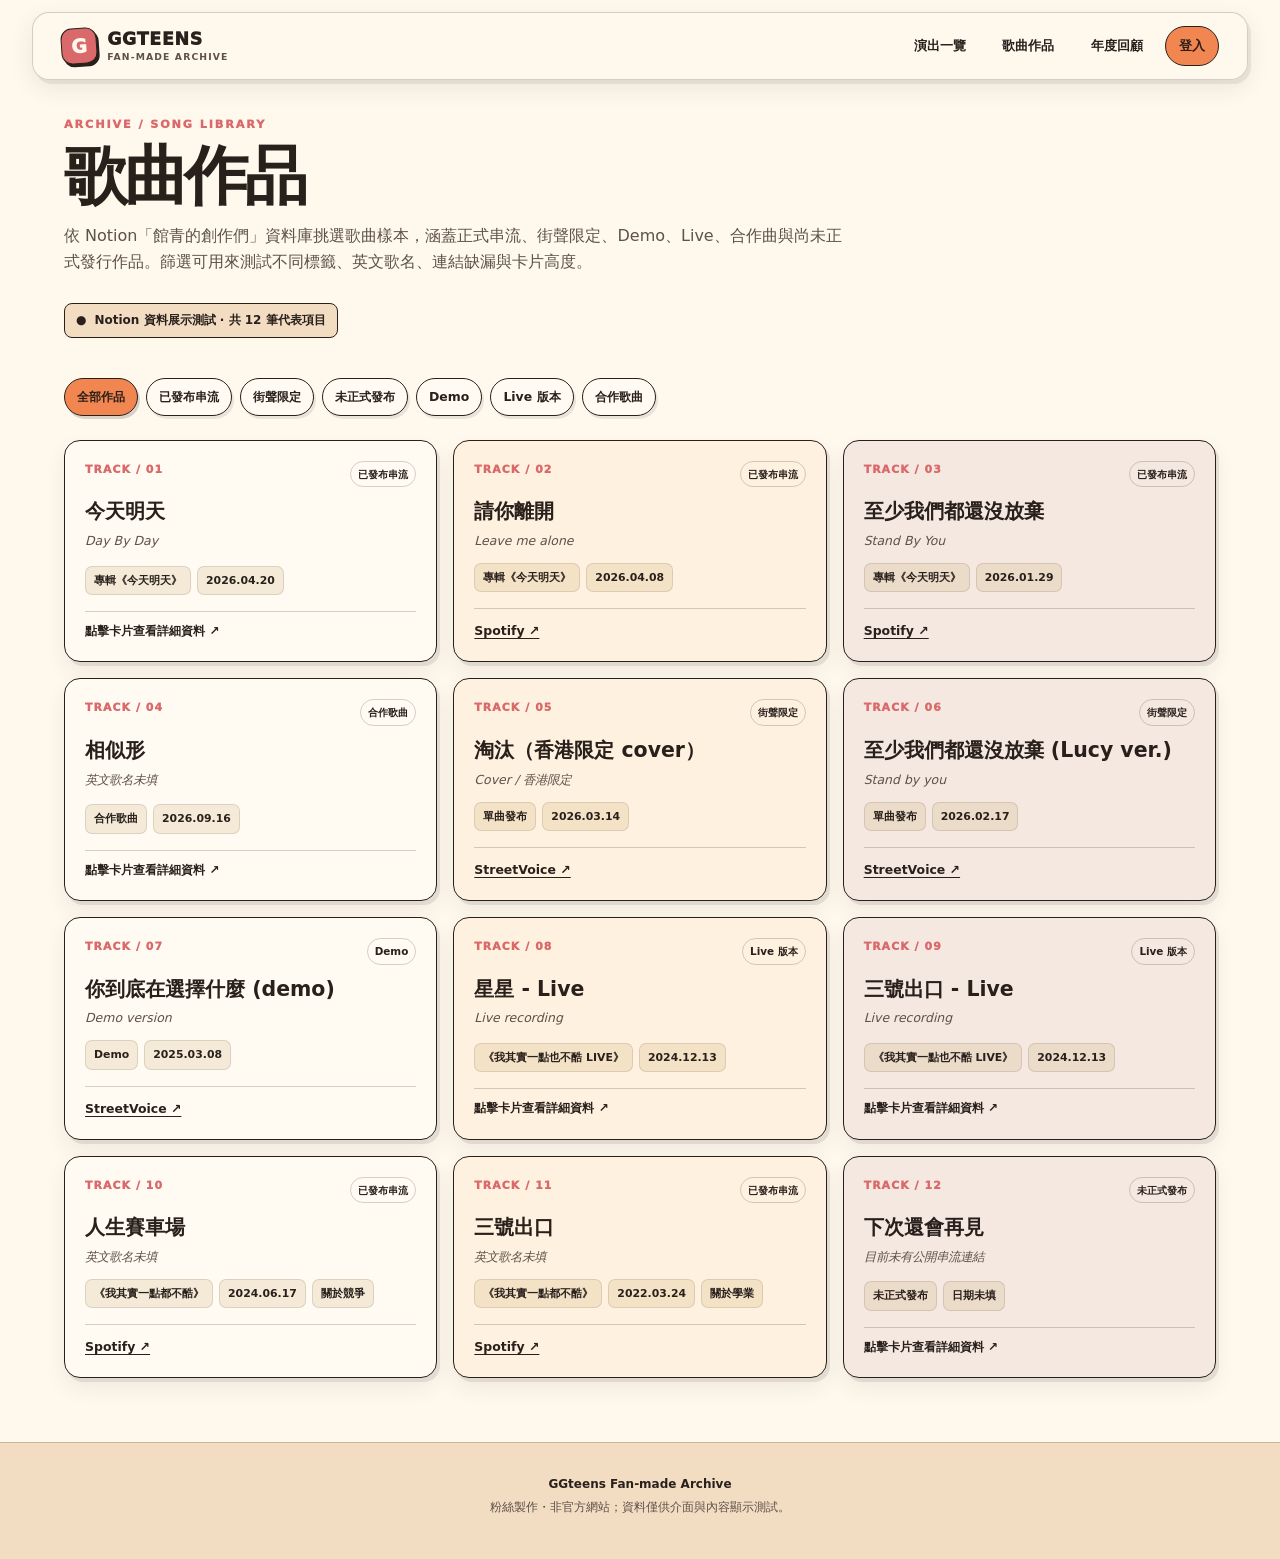
<file: page/portfolio.html>
<!doctype html>
<!-- 設定頁面語言，供瀏覽器與輔助工具辨識。 -->
<html lang="zh-Hant">
<!-- 頁面中繼資料、標題與樣式資源。 -->
<head>
  <!-- 指定文件編碼，避免繁體中文亂碼。 -->
  <meta charset="utf-8">
  <!-- 讓版面依裝置視窗寬度正確縮放。 -->
  <meta name="viewport" content="width=device-width, initial-scale=1">
  <!-- 設定支援此功能的瀏覽器工具列主題色。 -->
  <meta name="theme-color" content="#F2DCC2">
  <!-- 提供搜尋結果與分享預覽可使用的頁面摘要。 -->
  <meta name="description" content="公館青少年 GGteens 歌曲與發行紀錄展示測試。">
  <!-- 設定瀏覽器分頁標題。 -->
  <title>歌曲作品｜GGteens 粉絲紀錄</title>
  <!-- 載入全站共用樣式表。 -->
  <link rel="stylesheet" href="../css/style.css">
  <!-- 以下為本頁專屬樣式；後續規則可能覆蓋共用 CSS。 -->
  <style>
    /* 演出或歌曲列表頁的容器、卡片與狀態樣式。 */
    .archive-page{min-height:100vh;padding:116px clamp(20px,5vw,76px) 64px;background:var(--paper)}
    /* 演出或歌曲列表頁的容器、卡片與狀態樣式。 */
    .archive-shell{width:min(1240px,100%);margin:0 auto}
    /* 演出或歌曲列表頁的容器、卡片與狀態樣式。 */
    .archive-intro{margin:14px 0 28px;max-width:780px;color:var(--muted)}
    /* 演出或歌曲列表頁的容器、卡片與狀態樣式。 */
    .archive-status{display:inline-flex;gap:8px;align-items:center;margin:0 0 18px;padding:7px 11px;border:1px solid var(--ink);border-radius:8px;background:var(--cream);font-size:.75rem;font-weight:850}
    /* 設定此選擇器對應元素的版面、外觀或互動狀態。 */
    .filter-bar{display:flex;flex-wrap:wrap;gap:8px;margin:22px 0 24px}
    /* 分類篩選按鈕及已選取狀態。 */
    .filter-chip{padding:8px 12px;border:1px solid var(--ink);border-radius:999px;background:#fffaf2;color:var(--ink);font:inherit;font-size:.78rem;font-weight:850;cursor:pointer;box-shadow:2px 3px 0 rgba(51,43,39,.1)}
    /* 分類篩選按鈕及已選取狀態。 */
    .filter-chip[aria-pressed="true"]{background:var(--deep-teal);color:var(--paper);box-shadow:2px 3px 0 rgba(51,43,39,.18)}
    /* 演出或歌曲列表頁的容器、卡片與狀態樣式。 */
    .archive-grid{display:grid;grid-template-columns:repeat(3,minmax(0,1fr));gap:16px}
    /* 歌曲卡片、標籤或歌曲資訊區的樣式。 */
    .song-card{min-width:0;display:flex;flex-direction:column;gap:12px;padding:20px;background:#fffaf2;border:1px solid var(--ink);border-radius:16px;box-shadow:0 10px 22px rgba(51,43,39,.07),3px 4px 0 rgba(51,43,39,.1)}
    /* 歌曲卡片、標籤或歌曲資訊區的樣式。 */
    .song-card:nth-child(3n+2){background:#fff1df}.song-card:nth-child(3n){background:#f5e8e1}
    /* 歌曲卡片、標籤或歌曲資訊區的樣式。 */
    .song-card[hidden]{display:none}
    /* 歌曲卡片、標籤或歌曲資訊區的樣式。 */
    .song-card-head{display:flex;align-items:flex-start;justify-content:space-between;gap:8px}
    /* 歌曲卡片、標籤或歌曲資訊區的樣式。 */
    .song-no{font-size:.68rem;font-weight:1000;letter-spacing:.1em;color:var(--rose)}
    /* 歌曲卡片、標籤或歌曲資訊區的樣式。 */
    .song-status{padding:4px 7px;border:1px solid var(--line);border-radius:999px;font-size:.65rem;font-weight:900}
    /* 歌曲卡片、標籤或歌曲資訊區的樣式。 */
    .song-card h3{margin:0;color:var(--deep-teal);font-size:1.28rem;line-height:1.25}
    /* 歌曲卡片、標籤或歌曲資訊區的樣式。 */
    .song-en{margin:-6px 0 0;color:var(--muted);font-size:.78rem;font-style:italic}
    /* 歌曲卡片、標籤或歌曲資訊區的樣式。 */
    .song-detail{display:flex;flex-wrap:wrap;gap:6px;margin-top:auto}
    /* 歌曲卡片、標籤或歌曲資訊區的樣式。 */
    .song-pill{padding:5px 8px;border-radius:7px;background:rgba(191,154,86,.17);border:1px solid rgba(51,43,39,.13);font-size:.68rem;font-weight:800}
    /* 歌曲卡片、標籤或歌曲資訊區的樣式。 */
    .song-link{display:inline-flex;align-items:center;justify-content:space-between;gap:8px;margin-top:4px;padding-top:12px;border-top:1px solid var(--line);font-size:.78rem;font-weight:900;text-decoration:underline;text-underline-offset:3px}
    /* 演出或歌曲列表頁的容器、卡片與狀態樣式。 */
    .archive-empty{display:none;padding:24px;border:1px dashed var(--sand);border-radius:12px;color:var(--muted)}
    /* 演出或歌曲列表頁的容器、卡片與狀態樣式。 */
    .archive-empty.visible{display:block}
    /* 歌曲卡片、標籤或歌曲資訊區的樣式。 */
    .song-section-label{margin:30px 0 14px;color:var(--deep-teal);font-size:1.1rem;font-weight:1000}
    /* 依螢幕尺寸或使用者偏好調整版面與動態效果。 */
    @media(max-width:980px){.archive-grid{grid-template-columns:repeat(2,minmax(0,1fr))}}
    /* 依螢幕尺寸或使用者偏好調整版面與動態效果。 */
    @media(max-width:700px){.archive-page{padding:145px 18px 42px}.archive-grid{grid-template-columns:1fr}.song-card{padding:17px}}

    /* 詳細資料彈窗的標題列、欄位與連結樣式。 */
    .detail-hint{display:inline-flex;align-items:center;gap:6px;margin-top:4px;padding-top:10px;border-top:1px solid var(--line);font-size:.75rem;font-weight:900;color:var(--deep-teal)}
    /* 演出或歌曲列表頁的容器、卡片與狀態樣式。 */
    .archive-card[role="button"],.song-card[role="button"]{cursor:pointer;transition:transform .16s ease,box-shadow .16s ease}
    /* 演出或歌曲列表頁的容器、卡片與狀態樣式。 */
    .archive-card[role="button"]:hover,.song-card[role="button"]:hover{transform:translateY(-2px);box-shadow:0 14px 28px rgba(51,43,39,.12),3px 4px 0 rgba(51,43,39,.12)}
    /* 詳細資料彈窗的標題列、欄位與連結樣式。 */
    .detail-dialog{width:min(92vw,760px);max-width:760px;max-height:min(84vh,820px);padding:0;border:2px solid var(--ink);border-radius:4px;background:var(--paper);color:var(--ink);box-shadow:8px 9px 0 rgba(51,43,39,.22);overflow:visible}
    /* 詳細資料彈窗的標題列、欄位與連結樣式。 */
    .detail-dialog::backdrop{background:rgba(3,62,78,.58);backdrop-filter:blur(3px)}
    /* 詳細資料彈窗的標題列、欄位與連結樣式。 */
    .detail-window{display:flex;flex-direction:column;max-height:min(84vh,820px);border:1px solid rgba(255,255,255,.8);background:var(--paper)}
    /* 詳細資料彈窗的標題列、欄位與連結樣式。 */
    .detail-titlebar{position:sticky;top:0;z-index:1;display:flex;align-items:center;gap:9px;padding:7px 8px;background:var(--deep-teal);color:var(--paper);border-bottom:2px solid var(--ink);font-size:.84rem;font-weight:900;letter-spacing:.025em}
    /* 詳細資料彈窗的標題列、欄位與連結樣式。 */
    .detail-window-icon{display:grid;place-items:center;width:21px;height:21px;background:var(--cream);color:var(--deep-teal);border:1px solid var(--ink);font-size:.9rem}
    /* 詳細資料彈窗的標題列、欄位與連結樣式。 */
    .detail-titlebar-text{flex:1;min-width:0;overflow-wrap:anywhere}
    /* 詳細資料彈窗的標題列、欄位與連結樣式。 */
    .detail-close{width:28px;height:26px;display:grid;place-items:center;padding:0;border:1px solid var(--ink);border-radius:2px;background:var(--cream);color:var(--ink);font:900 1.3rem/1 Arial,sans-serif;box-shadow:inset 1px 1px 0 rgba(255,255,255,.8),2px 2px 0 rgba(0,0,0,.18);cursor:pointer}
    /* 詳細資料彈窗的標題列、欄位與連結樣式。 */
    .detail-close:active{transform:translate(1px,1px);box-shadow:inset 1px 1px 1px rgba(0,0,0,.18)}
    /* 詳細資料彈窗的標題列、欄位與連結樣式。 */
    .detail-content{overflow:auto;padding:clamp(16px,3vw,28px);background:var(--paper)}
    /* 詳細資料彈窗的標題列、欄位與連結樣式。 */
    .detail-property-list{display:grid;grid-template-columns:minmax(130px,.7fr) minmax(0,1.6fr);border-top:1px solid var(--line);border-left:1px solid var(--line)}
    /* 詳細資料彈窗的標題列、欄位與連結樣式。 */
    .detail-property-label,.detail-property-value{margin:0;padding:11px 13px;border-right:1px solid var(--line);border-bottom:1px solid var(--line);overflow-wrap:anywhere;white-space:pre-wrap}
    /* 詳細資料彈窗的標題列、欄位與連結樣式。 */
    .detail-property-label{background:var(--cream);font-size:.82rem;font-weight:900}
    /* 詳細資料彈窗的標題列、欄位與連結樣式。 */
    .detail-property-value{background:#fffaf2;font-size:.88rem;line-height:1.65}
    /* 詳細資料彈窗的標題列、欄位與連結樣式。 */
    .detail-property-value a{color:var(--deep-teal);text-decoration:underline;text-underline-offset:3px;font-weight:800;overflow-wrap:anywhere}
    /* 詳細資料彈窗的標題列、欄位與連結樣式。 */
    .detail-statusbar{display:flex;justify-content:space-between;gap:12px;padding:5px 9px;border-top:1px solid var(--ink);background:var(--cream);font-size:.65rem;font-weight:800;color:var(--muted)}
    /* 依螢幕尺寸或使用者偏好調整版面與動態效果。 */
    @media(max-width:560px){.detail-dialog{width:calc(100vw - 20px);max-width:none;max-height:86vh}.detail-window{max-height:86vh}.detail-property-list{grid-template-columns:minmax(95px,.65fr) minmax(0,1.4fr)}.detail-property-label,.detail-property-value{padding:9px 8px;font-size:.78rem}}
  
    /* 公開端六色規範：內容文字改用墨棕色，深青色僅保留視窗裝飾 */
    /* 分類篩選按鈕及已選取狀態。 */
    .filter-chip[aria-pressed="true"]{background:var(--orange);color:var(--ink)}
    /* 歌曲卡片、標籤或歌曲資訊區的樣式。 */
    .song-card h3,.song-section-label,.detail-hint,.detail-window-icon,.detail-property-value a{color:var(--ink)}
  </style>
</head>
<!-- 頁面可見內容由此開始。 -->
<body>
  <!-- 頁面中繼資料、標題與樣式資源。 -->
  <header class="site-header">
    <!-- 主要頁面導覽；Logo 負責返回首頁。 -->
    <nav class="navbar" aria-label="主要導覽">
      <!-- 品牌 Logo 與首頁連結。 -->
      <a class="brand" href="../index.html" aria-label="回到首頁"><span class="brand-mark" aria-hidden="true">G</span><span class="brand-word">GGTEENS<small>FAN-MADE ARCHIVE</small></span></a>
      <div class="nav-spacer" aria-hidden="true"></div>
      <!-- 各內容頁入口與固定的登入按鈕。 -->
      <div class="site-nav"><a href="last-event.html">演出一覽</a><a href="portfolio.html" aria-current="page">歌曲作品</a><a href="year-recap.html">年度回顧</a><button class="login" id="login-open" type="button" aria-haspopup="dialog" aria-controls="login-dialog">登入</button></div>
    </nav>
  </header>
  <!-- 頁面主要內容區。 -->
  <main class="archive-page">
    <div class="archive-shell">
      <span class="section-kicker">ARCHIVE / SONG LIBRARY</span>
      <!-- 頁面主要標題，搭配對應區塊的樣式設定。 -->
      <h1 class="section-title">歌曲作品</h1>
      <p class="archive-intro">依 Notion「館青的創作們」資料庫挑選歌曲樣本，涵蓋正式串流、街聲限定、Demo、Live、合作曲與尚未正式發行作品。篩選可用來測試不同標籤、英文歌名、連結缺漏與卡片高度。</p>
      <p class="archive-status"><span aria-hidden="true">●</span> Notion 資料展示測試 · 共 12 筆代表項目</p>
      <!-- 歌曲發行狀態篩選按鈕群。 -->
      <div class="filter-bar" role="group" aria-label="依發行狀態篩選">
        <button class="filter-chip" type="button" data-filter-group="song" data-filter="all" aria-pressed="true">全部作品</button>
        <button class="filter-chip" type="button" data-filter-group="song" data-filter="已發布串流" aria-pressed="false">已發布串流</button>
        <button class="filter-chip" type="button" data-filter-group="song" data-filter="街聲限定" aria-pressed="false">街聲限定</button>
        <button class="filter-chip" type="button" data-filter-group="song" data-filter="未正式發布" aria-pressed="false">未正式發布</button>
        <button class="filter-chip" type="button" data-filter-group="song" data-filter="demo version" aria-pressed="false">Demo</button>
        <button class="filter-chip" type="button" data-filter-group="song" data-filter="Live" aria-pressed="false">Live 版本</button>
        <button class="filter-chip" type="button" data-filter-group="song" data-filter="合作歌曲" aria-pressed="false">合作歌曲</button>
      </div>
      <!-- 歌曲作品卡片清單。 -->
      <div class="archive-grid" id="song-archive">
        <!-- 單首歌曲卡片；data-type 用於篩選，data-details 用於彈窗。 -->
        <article class="song-card" data-type="已發布串流" tabindex="0" role="button" aria-haspopup="dialog" aria-label="查看詳細資料：今天明天" data-details="[[&quot;歌曲名稱&quot;,&quot;今天明天&quot;],[&quot;英文歌名&quot;,&quot;Day By Day&quot;],[&quot;收錄於哪&quot;,&quot;今天明天&quot;],[&quot;發行狀態&quot;,&quot;已發布串流&quot;],[&quot;發行日期&quot;,&quot;2026-04-20&quot;]]"><div class="song-card-head"><span class="song-no">TRACK / 01</span><span class="song-status">已發布串流</span></div><h3>今天明天</h3><p class="song-en">Day By Day</p><div class="song-detail"><span class="song-pill">專輯《今天明天》</span><span class="song-pill">2026.04.20</span></div><span class="detail-hint">點擊卡片查看詳細資料 ↗</span></article>
        <!-- 單首歌曲卡片；data-type 用於篩選，data-details 用於彈窗。 -->
        <article class="song-card" data-type="已發布串流" tabindex="0" role="button" aria-haspopup="dialog" aria-label="查看詳細資料：請你離開" data-details="[[&quot;歌曲名稱&quot;,&quot;請你離開&quot;],[&quot;英文歌名&quot;,&quot;Leave me alone&quot;],[&quot;收錄於哪&quot;,&quot;今天明天&quot;],[&quot;發行狀態&quot;,&quot;已發布串流&quot;],[&quot;歌曲連結 (Spotify或街聲)&quot;,&quot;https://open.spotify.com/track/2ObQBIEZqWlpjHOCIquJpc&quot;],[&quot;發行日期&quot;,&quot;2026-04-08&quot;]]"><div class="song-card-head"><span class="song-no">TRACK / 02</span><span class="song-status">已發布串流</span></div><h3>請你離開</h3><p class="song-en">Leave me alone</p><div class="song-detail"><span class="song-pill">專輯《今天明天》</span><span class="song-pill">2026.04.08</span></div><a class="song-link" href="https://open.spotify.com/track/2ObQBIEZqWlpjHOCIquJpc" target="_blank" rel="noreferrer">Spotify ↗</a></article>
        <!-- 單首歌曲卡片；data-type 用於篩選，data-details 用於彈窗。 -->
        <article class="song-card" data-type="已發布串流" tabindex="0" role="button" aria-haspopup="dialog" aria-label="查看詳細資料：至少我們都還沒放棄" data-details="[[&quot;歌曲名稱&quot;,&quot;至少我們都還沒放棄&quot;],[&quot;英文歌名&quot;,&quot;Stand By You&quot;],[&quot;收錄於哪&quot;,&quot;今天明天&quot;],[&quot;發行狀態&quot;,&quot;已發布串流&quot;],[&quot;歌曲連結 (Spotify或街聲)&quot;,&quot;https://open.spotify.com/track/0v3FP3xJN9rr4dxGXfku8n&quot;],[&quot;發行日期&quot;,&quot;2026-01-29&quot;]]"><div class="song-card-head"><span class="song-no">TRACK / 03</span><span class="song-status">已發布串流</span></div><h3>至少我們都還沒放棄</h3><p class="song-en">Stand By You</p><div class="song-detail"><span class="song-pill">專輯《今天明天》</span><span class="song-pill">2026.01.29</span></div><a class="song-link" href="https://open.spotify.com/track/0v3FP3xJN9rr4dxGXfku8n" target="_blank" rel="noreferrer">Spotify ↗</a></article>
        <!-- 單首歌曲卡片；data-type 用於篩選，data-details 用於彈窗。 -->
        <article class="song-card" data-type="合作歌曲" tabindex="0" role="button" aria-haspopup="dialog" aria-label="查看詳細資料：相似形" data-details="[[&quot;歌曲名稱&quot;,&quot;相似形&quot;],[&quot;收錄於哪&quot;,&quot;合作歌曲&quot;],[&quot;發行狀態&quot;,&quot;已發布串流&quot;],[&quot;發行日期&quot;,&quot;2026-09-16&quot;]]"><div class="song-card-head"><span class="song-no">TRACK / 04</span><span class="song-status">合作歌曲</span></div><h3>相似形</h3><p class="song-en">英文歌名未填</p><div class="song-detail"><span class="song-pill">合作歌曲</span><span class="song-pill">2026.09.16</span></div><span class="detail-hint">點擊卡片查看詳細資料 ↗</span></article>
        <!-- 單首歌曲卡片；data-type 用於篩選，data-details 用於彈窗。 -->
        <article class="song-card" data-type="街聲限定" tabindex="0" role="button" aria-haspopup="dialog" aria-label="查看詳細資料：淘汰（香港限定 cover）" data-details="[[&quot;歌曲名稱&quot;,&quot;淘汰 （香港限定 cover）&quot;],[&quot;收錄於哪&quot;,&quot;單曲發布&quot;],[&quot;發行狀態&quot;,&quot;街聲限定&quot;],[&quot;發行日期&quot;,&quot;2026-03-14&quot;],[&quot;歌曲連結 (Spotify或街聲)&quot;,&quot;https://streetvoice.com/ggteens_/songs/848849/&quot;]]"><div class="song-card-head"><span class="song-no">TRACK / 05</span><span class="song-status">街聲限定</span></div><h3>淘汰（香港限定 cover）</h3><p class="song-en">Cover / 香港限定</p><div class="song-detail"><span class="song-pill">單曲發布</span><span class="song-pill">2026.03.14</span></div><a class="song-link" href="https://streetvoice.com/ggteens_/songs/848849/" target="_blank" rel="noreferrer">StreetVoice ↗</a></article>
        <!-- 單首歌曲卡片；data-type 用於篩選，data-details 用於彈窗。 -->
        <article class="song-card" data-type="街聲限定" tabindex="0" role="button" aria-haspopup="dialog" aria-label="查看詳細資料：至少我們都還沒放棄 (Lucy ver.)" data-details="[[&quot;歌曲名稱&quot;,&quot;至少我們都還沒放棄 (Lucy ver.)&quot;],[&quot;英文歌名&quot;,&quot;Stand by you&quot;],[&quot;收錄於哪&quot;,&quot;單曲發布&quot;],[&quot;發行狀態&quot;,&quot;街聲限定&quot;],[&quot;歌曲連結 (Spotify或街聲)&quot;,&quot;https://streetvoice.com/ggteens_/songs/846095/&quot;],[&quot;發行日期&quot;,&quot;2026-02-17&quot;]]"><div class="song-card-head"><span class="song-no">TRACK / 06</span><span class="song-status">街聲限定</span></div><h3>至少我們都還沒放棄 (Lucy ver.)</h3><p class="song-en">Stand by you</p><div class="song-detail"><span class="song-pill">單曲發布</span><span class="song-pill">2026.02.17</span></div><a class="song-link" href="https://streetvoice.com/ggteens_/songs/846095/" target="_blank" rel="noreferrer">StreetVoice ↗</a></article>
        <!-- 單首歌曲卡片；data-type 用於篩選，data-details 用於彈窗。 -->
        <article class="song-card" data-type="demo version" tabindex="0" role="button" aria-haspopup="dialog" aria-label="查看詳細資料：你到底在選擇什麼 (demo)" data-details="[[&quot;歌曲名稱&quot;,&quot;你到底在選擇什麼 (demo)&quot;],[&quot;收錄於哪&quot;,&quot;demo version&quot;],[&quot;發行狀態&quot;,&quot;街聲限定&quot;],[&quot;歌曲連結 (Spotify或街聲)&quot;,&quot;https://streetvoice.com/ggteens_/songs/802218/&quot;],[&quot;發行日期&quot;,&quot;2025-03-08&quot;]]"><div class="song-card-head"><span class="song-no">TRACK / 07</span><span class="song-status">Demo</span></div><h3>你到底在選擇什麼 (demo)</h3><p class="song-en">Demo version</p><div class="song-detail"><span class="song-pill">Demo</span><span class="song-pill">2025.03.08</span></div><a class="song-link" href="https://streetvoice.com/ggteens_/songs/802218/" target="_blank" rel="noreferrer">StreetVoice ↗</a></article>
        <!-- 單首歌曲卡片；data-type 用於篩選，data-details 用於彈窗。 -->
        <article class="song-card" data-type="Live" tabindex="0" role="button" aria-haspopup="dialog" aria-label="查看詳細資料：星星 - Live" data-details="[[&quot;歌曲名稱&quot;,&quot;星星 - Live&quot;],[&quot;收錄於哪&quot;,&quot;我其實一點也不酷 LIVE&quot;],[&quot;發行狀態&quot;,&quot;已發布串流&quot;],[&quot;發行日期&quot;,&quot;2024-12-13&quot;]]"><div class="song-card-head"><span class="song-no">TRACK / 08</span><span class="song-status">Live 版本</span></div><h3>星星 - Live</h3><p class="song-en">Live recording</p><div class="song-detail"><span class="song-pill">《我其實一點也不酷 LIVE》</span><span class="song-pill">2024.12.13</span></div><span class="detail-hint">點擊卡片查看詳細資料 ↗</span></article>
        <!-- 單首歌曲卡片；data-type 用於篩選，data-details 用於彈窗。 -->
        <article class="song-card" data-type="Live" tabindex="0" role="button" aria-haspopup="dialog" aria-label="查看詳細資料：三號出口 - Live" data-details="[[&quot;歌曲名稱&quot;,&quot;三號出口 - Live&quot;],[&quot;收錄於哪&quot;,&quot;我其實一點也不酷 LIVE&quot;],[&quot;發行狀態&quot;,&quot;已發布串流&quot;],[&quot;發行日期&quot;,&quot;2024-12-13&quot;]]"><div class="song-card-head"><span class="song-no">TRACK / 09</span><span class="song-status">Live 版本</span></div><h3>三號出口 - Live</h3><p class="song-en">Live recording</p><div class="song-detail"><span class="song-pill">《我其實一點也不酷 LIVE》</span><span class="song-pill">2024.12.13</span></div><span class="detail-hint">點擊卡片查看詳細資料 ↗</span></article>
        <!-- 單首歌曲卡片；data-type 用於篩選，data-details 用於彈窗。 -->
        <article class="song-card" data-type="已發布串流" tabindex="0" role="button" aria-haspopup="dialog" aria-label="查看詳細資料：人生賽車場" data-details="[[&quot;歌曲名稱&quot;,&quot;人生賽車場&quot;],[&quot;收錄於哪&quot;,&quot;我其實一點都不酷&quot;],[&quot;歌曲屬性&quot;,&quot;關於 競爭&quot;],[&quot;發行狀態&quot;,&quot;已發布串流&quot;],[&quot;歌曲連結 (Spotify或街聲)&quot;,&quot;https://open.spotify.com/track/55fpyoCR9XtwyblCAnuAHj&quot;],[&quot;發行日期&quot;,&quot;2024-06-17&quot;]]"><div class="song-card-head"><span class="song-no">TRACK / 10</span><span class="song-status">已發布串流</span></div><h3>人生賽車場</h3><p class="song-en">英文歌名未填</p><div class="song-detail"><span class="song-pill">《我其實一點都不酷》</span><span class="song-pill">2024.06.17</span><span class="song-pill">關於競爭</span></div><a class="song-link" href="https://open.spotify.com/track/55fpyoCR9XtwyblCAnuAHj" target="_blank" rel="noreferrer">Spotify ↗</a></article>
        <!-- 單首歌曲卡片；data-type 用於篩選，data-details 用於彈窗。 -->
        <article class="song-card" data-type="已發布串流" tabindex="0" role="button" aria-haspopup="dialog" aria-label="查看詳細資料：三號出口" data-details="[[&quot;歌曲名稱&quot;,&quot;三號出口&quot;],[&quot;收錄於哪&quot;,&quot;我其實一點都不酷&quot;],[&quot;歌曲屬性&quot;,&quot;關於 學業&quot;],[&quot;發行狀態&quot;,&quot;已發布串流&quot;],[&quot;歌曲連結 (Spotify或街聲)&quot;,&quot;https://open.spotify.com/track/5Om0weENUsCqpwkhRug9kA&quot;],[&quot;發行日期&quot;,&quot;2022-03-24&quot;]]"><div class="song-card-head"><span class="song-no">TRACK / 11</span><span class="song-status">已發布串流</span></div><h3>三號出口</h3><p class="song-en">英文歌名未填</p><div class="song-detail"><span class="song-pill">《我其實一點都不酷》</span><span class="song-pill">2022.03.24</span><span class="song-pill">關於學業</span></div><a class="song-link" href="https://open.spotify.com/track/5Om0weENUsCqpwkhRug9kA" target="_blank" rel="noreferrer">Spotify ↗</a></article>
        <!-- 單首歌曲卡片；data-type 用於篩選，data-details 用於彈窗。 -->
        <article class="song-card" data-type="未正式發布" tabindex="0" role="button" aria-haspopup="dialog" aria-label="查看詳細資料：下次還會再見" data-details="[[&quot;歌曲名稱&quot;,&quot;下次還會再見&quot;],[&quot;發行狀態&quot;,&quot;未正式發布&quot;]]"><div class="song-card-head"><span class="song-no">TRACK / 12</span><span class="song-status">未正式發布</span></div><h3>下次還會再見</h3><p class="song-en">目前未有公開串流連結</p><div class="song-detail"><span class="song-pill">未正式發布</span><span class="song-pill">日期未填</span></div><span class="detail-hint">點擊卡片查看詳細資料 ↗</span></article>
      </div>
      <p class="archive-empty" id="song-empty">此類型目前沒有展示樣本。</p>
    </div>
  <!-- 主要內容區結束。 -->
  </main>


  <!-- 演出與歌曲共用的詳細資料彈窗。 -->
  <dialog class="detail-dialog" id="detail-dialog" aria-labelledby="detail-dialog-title">
    <section class="detail-window">
      <!-- 頁面中繼資料、標題與樣式資源。 -->
      <header class="detail-titlebar"><span class="detail-window-icon" aria-hidden="true">▣</span><span class="detail-titlebar-text" id="detail-dialog-title">DETAIL_VIEW.exe</span><button type="button" class="detail-close" aria-label="關閉詳細資料" title="關閉">×</button></header>
      <!-- 彈窗動態插入資料欄位的容器。 -->
      <div class="detail-content"><div class="detail-property-list" id="detail-property-list"></div></div>
      <!-- 詳細資料彈窗底部狀態列。 -->
      <footer class="detail-statusbar"><span>GGteens Fan-made Archive</span><span>DETAILS</span></footer>
    </section>
  </dialog>

  <!-- 管理登入介面原型；目前尚未接入實際驗證。 -->
  <dialog class="login-dialog" id="login-dialog" aria-labelledby="login-dialog-title">
    <!-- 登入彈窗內容容器。 -->
    <div class="login-dialog-inner">
      <div class="window-bar"><span>ADMIN_LOGIN.exe</span><span class="window-controls" aria-hidden="true"><i></i><i></i><i></i></span></div>
      <!-- 頁面主要標題，搭配對應區塊的樣式設定。 -->
      <h2 id="login-dialog-title">管理登入</h2>
      <p>登入將以彈窗方式呈現；未來驗證成功後再進入後台管理頁面，不另設獨立登入頁。</p>
      <p>目前尚未連接帳號驗證與後台權限。此彈窗僅為介面預覽，不會收集或提交帳號資料。</p>
      <!-- 登入彈窗操作按鈕區。 -->
      <div class="login-dialog-actions"><form method="dialog"><button class="close-button" type="submit">關閉</button></form></div>
    </div>
  </dialog>

  <!-- 頁尾聲明與網站用途說明。 -->
  <footer class="site-footer"><p><strong>GGteens Fan-made Archive</strong></p><p>粉絲製作・非官方網站；資料僅供介面與內容顯示測試。</p></footer>
  <!-- 載入共用互動程式；defer 讓 HTML 解析後再執行。 -->
  <script src="../js/main.js" defer></script>
<!-- 可見頁面內容結束。 -->
</body>
<!-- HTML 文件結束。 -->
</html>
</file>
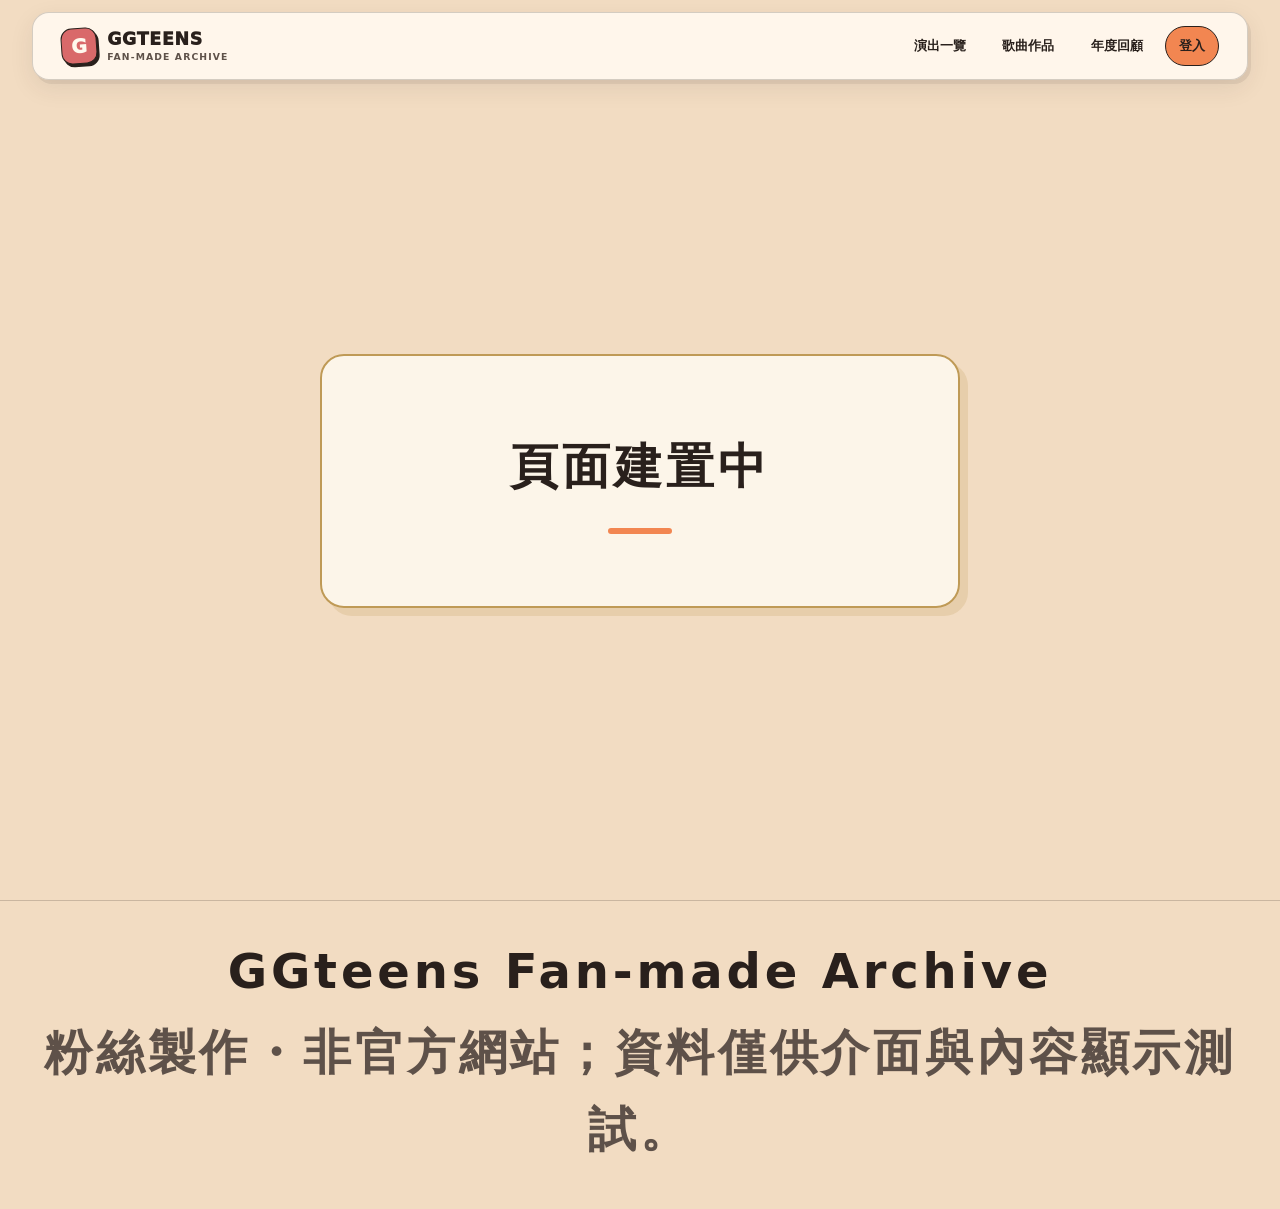
<file: page/year-recap.html>
<!doctype html>
<!-- 設定頁面語言，供瀏覽器與輔助工具辨識。 -->
<html lang="zh-Hant">
<!-- 頁面中繼資料、標題與樣式資源。 -->
<head>
  <!-- 指定文件編碼，避免繁體中文亂碼。 -->
  <meta charset="utf-8">
  <!-- 讓版面依裝置視窗寬度正確縮放。 -->
  <meta name="viewport" content="width=device-width, initial-scale=1">
  <!-- 設定支援此功能的瀏覽器工具列主題色。 -->
  <meta name="theme-color" content="#F2DCC2">
  <!-- 設定瀏覽器分頁標題。 -->
  <title>年度回顧｜GGteens</title>
  <!-- 以下為本頁專屬樣式；後續規則可能覆蓋共用 CSS。 -->
  <style>
    /* 定義全站色彩、圓角與陰影等共用變數。 */
    :root {
      color-scheme: light;
      --cream: #F2DCC2;
      --gold: #BF9A56;
      --coral: #F28651;
      --ink: #29201C;
    }
    /* 統一元素盒模型，讓尺寸計算更可預期。 */
    * { box-sizing: border-box; }
    /* 設定此選擇器對應元素的版面、外觀或互動狀態。 */
    body {
      min-height: 100vh;
      margin: 0;
      display: grid;
      place-items: center;
      padding: 24px;
      background: var(--cream);
      color: var(--ink);
      font-family: system-ui, -apple-system, BlinkMacSystemFont, "Noto Sans TC", sans-serif;
    }
    /* 設定此選擇器對應元素的版面、外觀或互動狀態。 */
    main {
      width: min(100%, 640px);
      padding: clamp(32px, 8vw, 72px) 24px;
      text-align: center;
      background: rgba(255, 250, 242, .82);
      border: 2px solid var(--gold);
      border-radius: 24px;
      box-shadow: 8px 8px 0 rgba(191, 154, 86, .22);
    }
    /* 設定此選擇器對應元素的版面、外觀或互動狀態。 */
    p {
      margin: 0;
      font-size: clamp(1.8rem, 6vw, 3rem);
      font-weight: 800;
      letter-spacing: .08em;
    }
    /* 設定此選擇器對應元素的版面、外觀或互動狀態。 */
    .accent {
      width: 64px;
      height: 6px;
      margin: 24px auto 0;
      border-radius: 999px;
      background: var(--coral);
    }
  </style>
  <!-- 載入全站共用樣式表。 -->
  <link rel="stylesheet" href="../css/style.css">
  <!-- 以下為本頁專屬樣式；後續規則可能覆蓋共用 CSS。 -->
  <style>
    /* 設定頁面預設字型、文字色、背景與行高。 */
    body{display:block;padding:0;background:var(--cream);font-family:Inter,"Noto Sans TC","PingFang TC","Microsoft JhengHei",system-ui,sans-serif;line-height:1.6}
    /* 年度回顧建置中佔位畫面的排版。 */
    .year-placeholder{min-height:100vh;display:grid;place-items:center;padding:110px 24px 48px}
    /* 年度回顧建置中佔位畫面的排版。 */
    .year-placeholder main{width:min(100%,640px);padding:clamp(32px,8vw,72px) 24px;text-align:center;background:rgba(255,250,242,.82);border:2px solid var(--sand);border-radius:24px;box-shadow:8px 8px 0 rgba(191,154,86,.22)}
    /* 年度回顧建置中佔位畫面的排版。 */
    .year-placeholder p{margin:0;font-size:clamp(1.8rem,6vw,3rem);font-weight:800;letter-spacing:.08em}
    /* 年度回顧建置中佔位畫面的排版。 */
    .year-placeholder .accent{width:64px;height:6px;margin:24px auto 0;border-radius:999px;background:var(--coral)}
    /* 依螢幕尺寸或使用者偏好調整版面與動態效果。 */
    @media(max-width:700px){.year-placeholder{padding-top:150px}}
  </style>
</head>
<!-- 頁面可見內容由此開始。 -->
<body>
  <!-- 頁面中繼資料、標題與樣式資源。 -->
  <header class="site-header">
    <!-- 主要頁面導覽；Logo 負責返回首頁。 -->
    <nav class="navbar" aria-label="主要導覽">
      <!-- 品牌 Logo 與首頁連結。 -->
      <a class="brand" href="../index.html" aria-label="回到首頁"><span class="brand-mark" aria-hidden="true">G</span><span class="brand-word">GGTEENS<small>FAN-MADE ARCHIVE</small></span></a>
      <div class="nav-spacer" aria-hidden="true"></div>
      <!-- 各內容頁入口與固定的登入按鈕。 -->
      <div class="site-nav"><a href="last-event.html">演出一覽</a><a href="portfolio.html">歌曲作品</a><a href="year-recap.html" aria-current="page">年度回顧</a><button class="login" id="login-open" type="button" aria-haspopup="dialog" aria-controls="login-dialog">登入</button></div>
    </nav>
  </header>
  <!-- 年度回顧目前的建置中佔位畫面。 -->
  <div class="year-placeholder"><main><p>頁面建置中</p><div class="accent" aria-hidden="true"></div></main></div>
  <!-- 管理登入介面原型；目前尚未接入實際驗證。 -->
  <dialog class="login-dialog" id="login-dialog" aria-labelledby="login-dialog-title">
    <!-- 登入彈窗內容容器。 -->
    <div class="login-dialog-inner">
      <div class="window-bar"><span>ADMIN_LOGIN.exe</span><span class="window-controls" aria-hidden="true"><i></i><i></i><i></i></span></div>
      <!-- 頁面主要標題，搭配對應區塊的樣式設定。 -->
      <h2 id="login-dialog-title">管理登入</h2>
      <p>登入將以彈窗方式呈現；未來驗證成功後再進入後台管理頁面，不另設獨立登入頁。</p>
      <p>目前尚未連接帳號驗證與後台權限。此彈窗僅為介面預覽，不會收集或提交帳號資料。</p>
      <!-- 登入彈窗操作按鈕區。 -->
      <div class="login-dialog-actions"><form method="dialog"><button class="close-button" type="submit">關閉</button></form></div>
    </div>
  </dialog>
  <!-- 頁尾聲明與網站用途說明。 -->
  <footer class="site-footer"><p><strong>GGteens Fan-made Archive</strong></p><p>粉絲製作・非官方網站；資料僅供介面與內容顯示測試。</p></footer>
  <!-- 載入共用互動程式；defer 讓 HTML 解析後再執行。 -->
  <script src="../js/main.js" defer></script>
<!-- 可見頁面內容結束。 -->
</body>
<!-- HTML 文件結束。 -->
</html>
</file>
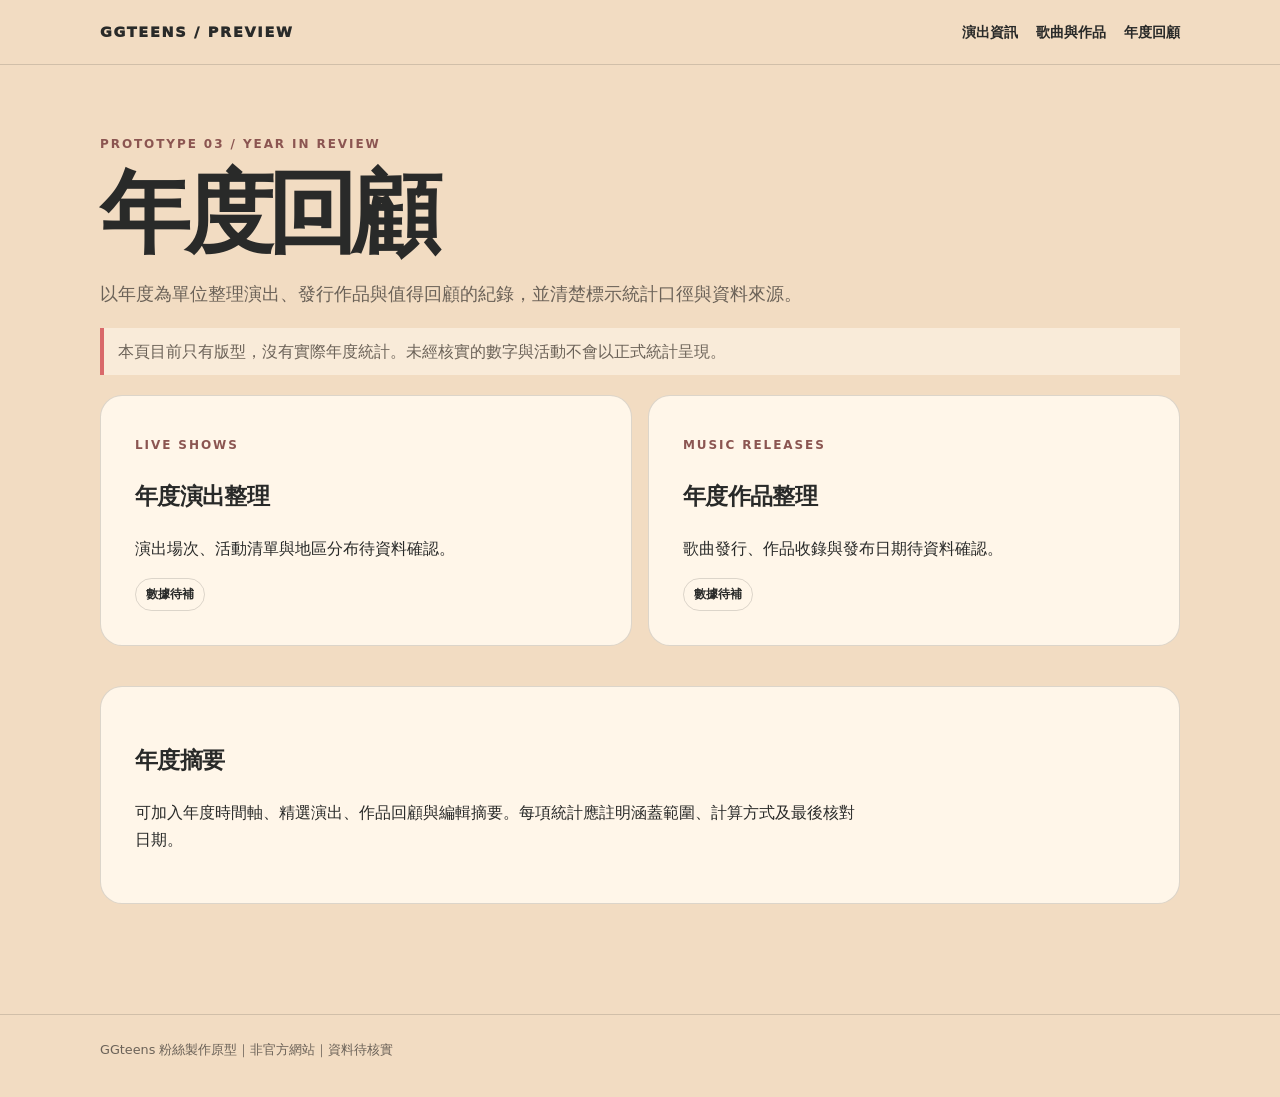
<file: preview/annual-review.html>
<!doctype html><html lang="zh-Hant"><head><meta charset="utf-8"><meta name="viewport" content="width=device-width,initial-scale=1"><title>年度回顧｜GGteens 預覽原型</title><link rel="stylesheet" href="preview.css"></head><body><header><div class="wrap"><nav><a class="brand" href="performances.html">GGTEENS / PREVIEW</a><a href="performances.html">演出資訊</a><a href="works.html">歌曲與作品</a><a href="annual-review.html">年度回顧</a></nav></div></header><main class="wrap"><span class="kicker">Prototype 03 / Year in review</span><h1>年度回顧</h1><p class="lede">以年度為單位整理演出、發行作品與值得回顧的紀錄，並清楚標示統計口徑與資料來源。</p><div class="note">本頁目前只有版型，沒有實際年度統計。未經核實的數字與活動不會以正式統計呈現。</div><div class="grid"><article class="panel"><span class="kicker">Live shows</span><h2>年度演出整理</h2><p>演出場次、活動清單與地區分布待資料確認。</p><span class="chip">數據待補</span></article><article class="panel"><span class="kicker">Music releases</span><h2>年度作品整理</h2><p>歌曲發行、作品收錄與發布日期待資料確認。</p><span class="chip">數據待補</span></article></div><section class="panel"><h2>年度摘要</h2><p>可加入年度時間軸、精選演出、作品回顧與編輯摘要。每項統計應註明涵蓋範圍、計算方式及最後核對日期。</p></section></main><footer><div class="wrap">GGteens 粉絲製作原型｜非官方網站｜資料待核實</div></footer></body></html>
</file>
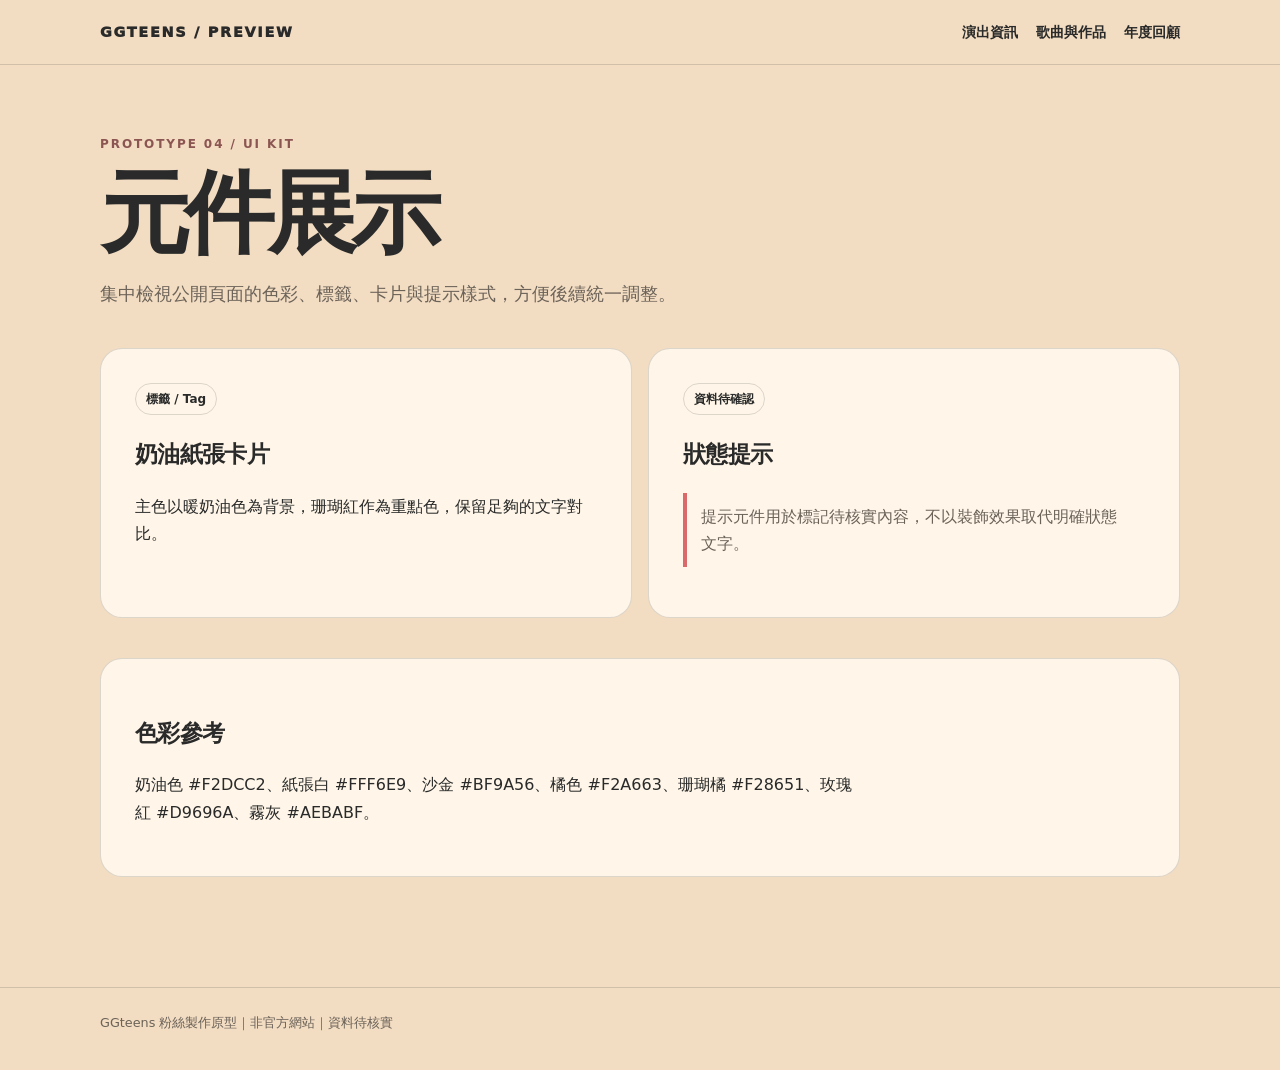
<file: preview/components.html>
<!doctype html><html lang="zh-Hant"><head><meta charset="utf-8"><meta name="viewport" content="width=device-width,initial-scale=1"><title>元件展示｜GGteens 預覽原型</title><link rel="stylesheet" href="preview.css"></head><body><header><div class="wrap"><nav><a class="brand" href="performances.html">GGTEENS / PREVIEW</a><a href="performances.html">演出資訊</a><a href="works.html">歌曲與作品</a><a href="annual-review.html">年度回顧</a></nav></div></header><main class="wrap"><span class="kicker">Prototype 04 / UI kit</span><h1>元件展示</h1><p class="lede">集中檢視公開頁面的色彩、標籤、卡片與提示樣式，方便後續統一調整。</p><div class="grid"><article class="panel"><span class="chip">標籤 / Tag</span><h2>奶油紙張卡片</h2><p>主色以暖奶油色為背景，珊瑚紅作為重點色，保留足夠的文字對比。</p></article><article class="panel"><span class="chip">資料待確認</span><h2>狀態提示</h2><p class="note">提示元件用於標記待核實內容，不以裝飾效果取代明確狀態文字。</p></article></div><section class="panel"><h2>色彩參考</h2><p>奶油色 #F2DCC2、紙張白 #FFF6E9、沙金 #BF9A56、橘色 #F2A663、珊瑚橘 #F28651、玫瑰紅 #D9696A、霧灰 #AEBABF。</p></section></main><footer><div class="wrap">GGteens 粉絲製作原型｜非官方網站｜資料待核實</div></footer></body></html>
</file>
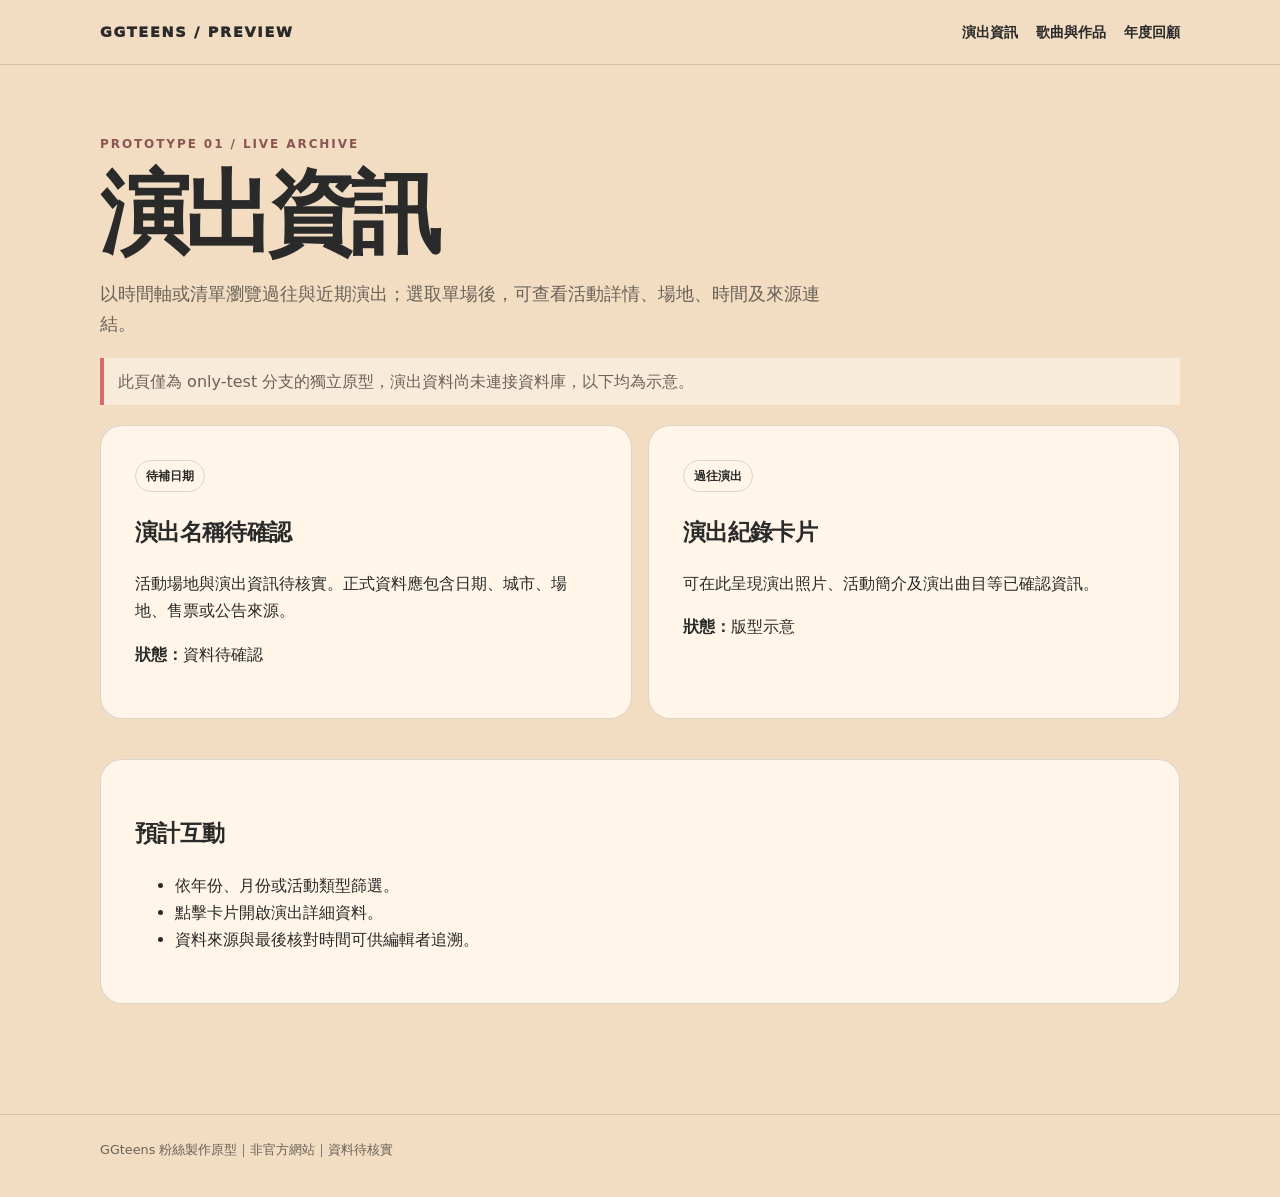
<file: preview/performances.html>
<!doctype html><html lang="zh-Hant"><head><meta charset="utf-8"><meta name="viewport" content="width=device-width,initial-scale=1"><title>演出資訊｜GGteens 預覽原型</title><link rel="stylesheet" href="preview.css"></head><body><header><div class="wrap"><nav><a class="brand" href="performances.html">GGTEENS / PREVIEW</a><a href="performances.html">演出資訊</a><a href="works.html">歌曲與作品</a><a href="annual-review.html">年度回顧</a></nav></div></header><main class="wrap"><span class="kicker">Prototype 01 / Live archive</span><h1>演出資訊</h1><p class="lede">以時間軸或清單瀏覽過往與近期演出；選取單場後，可查看活動詳情、場地、時間及來源連結。</p><div class="note">此頁僅為 only-test 分支的獨立原型，演出資料尚未連接資料庫，以下均為示意。</div><div class="grid"><article class="panel"><span class="chip">待補日期</span><h2>演出名稱待確認</h2><p>活動場地與演出資訊待核實。正式資料應包含日期、城市、場地、售票或公告來源。</p><p><strong>狀態：</strong>資料待確認</p></article><article class="panel"><span class="chip">過往演出</span><h2>演出紀錄卡片</h2><p>可在此呈現演出照片、活動簡介及演出曲目等已確認資訊。</p><p><strong>狀態：</strong>版型示意</p></article></div><section class="panel"><h2>預計互動</h2><ul><li>依年份、月份或活動類型篩選。</li><li>點擊卡片開啟演出詳細資料。</li><li>資料來源與最後核對時間可供編輯者追溯。</li></ul></section></main><footer><div class="wrap">GGteens 粉絲製作原型｜非官方網站｜資料待核實</div></footer></body></html>
</file>
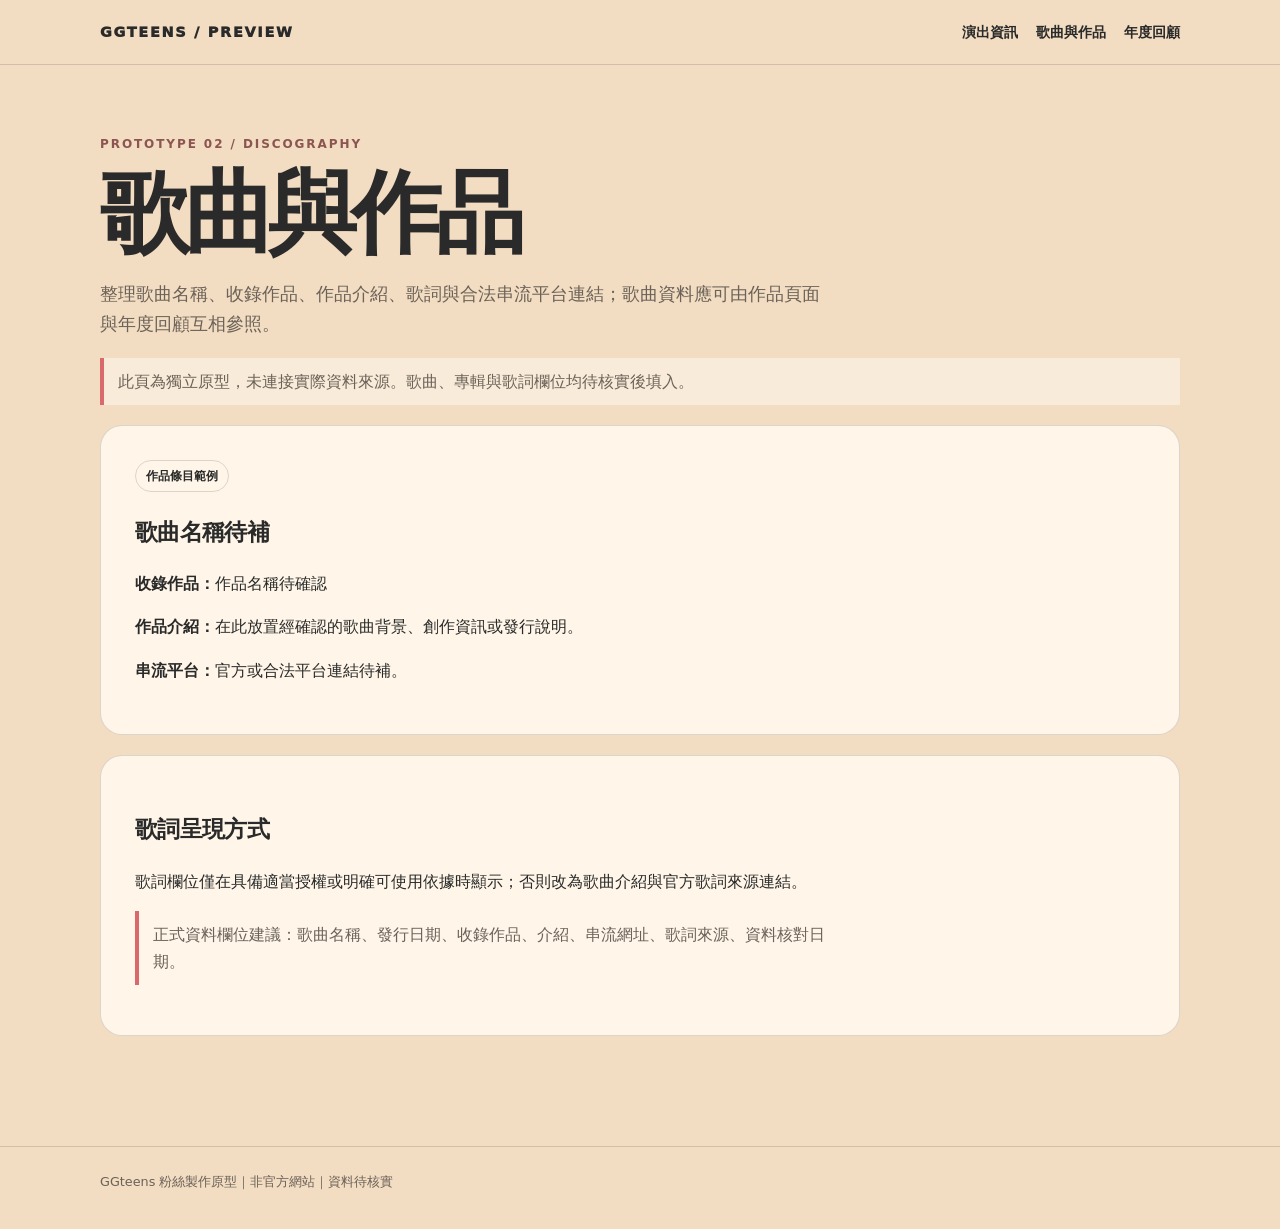
<file: preview/works.html>
<!doctype html><html lang="zh-Hant"><head><meta charset="utf-8"><meta name="viewport" content="width=device-width,initial-scale=1"><title>歌曲與作品｜GGteens 預覽原型</title><link rel="stylesheet" href="preview.css"></head><body><header><div class="wrap"><nav><a class="brand" href="performances.html">GGTEENS / PREVIEW</a><a href="performances.html">演出資訊</a><a href="works.html">歌曲與作品</a><a href="annual-review.html">年度回顧</a></nav></div></header><main class="wrap"><span class="kicker">Prototype 02 / Discography</span><h1>歌曲與作品</h1><p class="lede">整理歌曲名稱、收錄作品、作品介紹、歌詞與合法串流平台連結；歌曲資料應可由作品頁面與年度回顧互相參照。</p><div class="note">此頁為獨立原型，未連接實際資料來源。歌曲、專輯與歌詞欄位均待核實後填入。</div><article class="panel"><span class="chip">作品條目範例</span><h2>歌曲名稱待補</h2><p><strong>收錄作品：</strong>作品名稱待確認</p><p><strong>作品介紹：</strong>在此放置經確認的歌曲背景、創作資訊或發行說明。</p><p><strong>串流平台：</strong>官方或合法平台連結待補。</p></article><article class="panel"><h2>歌詞呈現方式</h2><p>歌詞欄位僅在具備適當授權或明確可使用依據時顯示；否則改為歌曲介紹與官方歌詞來源連結。</p><p class="note">正式資料欄位建議：歌曲名稱、發行日期、收錄作品、介紹、串流網址、歌詞來源、資料核對日期。</p></article></main><footer><div class="wrap">GGteens 粉絲製作原型｜非官方網站｜資料待核實</div></footer></body></html>
</file>
<file: css/style.css>
/* 定義全站色彩、圓角與陰影等共用變數。 */
:root{
      --sand:#BF9A56;--cream:#F2DCC2;--paper:#fff8ed;--orange:#F28651;
      --coral:#F28651;--rose:#D9696A;--mist:#AEBABF;--ink:#29201C;
      --muted:#5E5149;--line:rgba(41,32,28,.2);--teal:#29201C;
      --deep-teal:#033E4E;--radius:18px;--shadow:6px 7px 0 rgba(51,43,39,.14);
    }
    /* 統一元素盒模型，讓尺寸計算更可預期。 */
    *{box-sizing:border-box}

    /* 設定平滑捲動與固定導覽列的捲動留白。 */
    html{scroll-behavior:smooth;scroll-padding-top:88px}

    /* 設定頁面預設字型、文字色、背景與行高。 */
    body{margin:0;background:var(--cream);color:var(--ink);font-family:Inter,"Noto Sans TC","PingFang TC","Microsoft JhengHei",system-ui,sans-serif;line-height:1.6}

    /* 連結繼承文字顏色並移除預設底線。 */
    a{color:inherit;text-decoration:none}

    /* 讓按鈕沿用網站文字字型。 */
    button{font:inherit}

    /* 避免圖片超出容器寬度。 */
    img{display:block;max-width:100%}

    /* 避免標題與段落中的長文字撐破版面。 */
    h1,h2,h3,p{overflow-wrap:anywhere}

    /* 提供鍵盤操作時可辨識的焦點外框。 */
    :focus-visible{outline:3px solid var(--deep-teal);outline-offset:4px}

    /* 固定頁首外觀、位置、層級與玻璃感背景。 */
    .site-header{position:fixed;z-index:50;top:12px;left:2.5%;width:95%;height:68px;background:rgba(255,248,237,.94);border:1px solid var(--line);border-radius:17px;box-shadow:4px 5px 0 rgba(51,43,39,.12);backdrop-filter:blur(12px)}

    /* 排列 Logo、彈性留白與導覽項目。 */
    .navbar{height:100%;display:grid;grid-template-columns:auto 1fr auto;align-items:center;gap:24px;padding:0 22px}

    /* 品牌標誌與文字的排列方式。 */
    .brand{display:flex;align-items:center;gap:10px;white-space:nowrap}

    /* 品牌標誌與文字的排列方式。 */
    .brand-mark{width:36px;height:36px;display:grid;place-items:center;background:var(--rose);border:1px solid var(--ink);border-radius:11px;box-shadow:2px 3px 0 var(--ink);font-size:19px;font-weight:1000;color:var(--paper);transform:rotate(-4deg)}

    /* 品牌標誌與文字的排列方式。 */
    .brand-word{font-size:1.08rem;line-height:1.05;font-weight:1000;letter-spacing:.045em}

    /* 品牌標誌與文字的排列方式。 */
    .brand-word small{display:block;margin-top:4px;color:var(--muted);font-size:.58rem;letter-spacing:.12em;font-weight:800}

    /* 導覽列中間的彈性佔位。 */
    .nav-spacer{min-width:0}

    /* 導覽項目的排列、間距與互動狀態。 */
    .site-nav{display:flex;align-items:center;justify-content:flex-end;gap:8px}

    /* 導覽項目的排列、間距與互動狀態。 */
    .site-nav a{padding:8px 13px;border:1px solid transparent;border-radius:999px;font-size:.84rem;font-weight:800;white-space:nowrap;transition:background .18s ease,transform .18s ease,border-color .18s ease}

    /* 導覽項目的排列、間距與互動狀態。 */
    .site-nav a:hover{background:var(--orange);border-color:var(--ink);transform:translateY(-1px)}

    /* 導覽項目的排列、間距與互動狀態。 */
    .site-nav .login{padding:8px 13px;border:1px solid var(--ink);border-radius:999px;background:var(--deep-teal);color:var(--paper);font-size:.84rem;font-weight:800;white-space:nowrap;cursor:pointer;transition:background .18s ease,transform .18s ease}

    /* 導覽項目的排列、間距與互動狀態。 */
    .site-nav .login:hover{background:var(--teal);transform:translateY(-1px)}

    /* 導覽項目的排列、間距與互動狀態。 */
    .site-nav a.login:hover{background:var(--teal)}
    /* 設定主要區段的定位基準。 */
    main>section{position:relative;scroll-margin-top:0}
    /* 首頁主視覺與最近大事的欄位比例。 */
    #mainpage{min-height:100svh;display:grid;grid-template-columns:minmax(0,3fr) minmax(280px,1fr);overflow:hidden;padding-top:0;background:var(--mist)}
    /* 首頁主視覺：使用桌面版背景圖，並保留標題的底部定位。 */
    .home{
      position:relative;
      isolation:isolate;
      min-width:0;
      min-height:100svh;
      display:flex;
      align-items:flex-end;
      overflow:hidden;
      padding:0 5vw 8vh;
      background-image:url(../asset/img/banner/ONLYTEST_Main_BG.jpg);
      background-position:center;
      background-repeat:no-repeat;
      background-size:cover;
    }
    /* 主視覺標題與說明的寬度、層級及字級。 */
    .home-copy{width:100%;max-width:900px;position:relative;z-index:1}
    /* 首頁主視覺的尺寸、背景與內容定位。 */
    .home-copy h1{max-width:850px;margin:0 0 16px;font-size:clamp(2.7rem,6.1vw,6.5rem);font-weight:1000;line-height:1.04;letter-spacing:-.065em}
    /* 首頁主視覺的尺寸、背景與內容定位。 */
    .home-copy p{display:table;max-width:480px;margin:0;padding:10px 16px;background:var(--paper);border:1px solid var(--ink);border-radius:10px;box-shadow:4px 5px 0 rgba(51,43,39,.15);font-size:clamp(1.1rem,1.8vw,1.7rem);font-weight:850}
    /* 最近大事側欄的背景、排版與文字樣式。 */
    .news{min-width:0;min-height:100svh;display:flex;flex-direction:column;justify-content:center;padding:112px clamp(18px,2.3vw,34px) 38px;background:var(--deep-teal);color:var(--paper);border-left:1px solid var(--ink)}
    /* 復古視窗標題列的外觀。 */
    .window-bar{display:flex;align-items:center;justify-content:space-between;gap:12px;margin-bottom:25px;padding:8px 10px;background:var(--cream);color:var(--ink);border:1px solid var(--ink);border-radius:8px;box-shadow:3px 4px 0 rgba(0,0,0,.15);font-size:.65rem;font-weight:950;letter-spacing:.1em}
    /* 模擬視窗右側的圓形控制點。 */
    .window-controls{display:flex;gap:5px}
    /* 模擬視窗右側的圓形控制點。 */
    .window-controls i{width:9px;height:9px;display:block;border:1px solid var(--ink);border-radius:50%;background:var(--orange)}
    /* 模擬視窗右側的圓形控制點。 */
    .window-controls i:first-child{background:var(--rose)}
    /* 模擬視窗右側的圓形控制點。 */
    .window-controls i:last-child{background:var(--mist)}
    /* 最近大事側欄的背景、排版與文字樣式。 */
    .news h2{margin:0 0 18px;font-size:clamp(1.8rem,2.8vw,2.8rem);line-height:1.08;letter-spacing:-.045em}
    /* 最近大事側欄的背景、排版與文字樣式。 */
    .news-intro{margin:-7px 0 15px;color:rgba(255,248,237,.76);font-size:.78rem}
    /* 最近大事側欄的背景、排版與文字樣式。 */
    .news-list{display:flex;flex-direction:column;gap:12px}
    /* 最近大事側欄的背景、排版與文字樣式。 */
    .news-card{padding:17px 16px;background:var(--paper);color:var(--ink);border:1px solid rgba(51,43,39,.55);border-radius:12px;box-shadow:4px 5px 0 rgba(0,0,0,.16)}
    /* 最近大事側欄的背景、排版與文字樣式。 */
    .news-card .tag{display:block;margin-bottom:8px;color:var(--rose);font-size:.64rem;font-weight:1000;letter-spacing:.12em}
    /* 最近大事側欄的背景、排版與文字樣式。 */
    .news-card h3{margin:0 0 7px;font-size:clamp(1.05rem,1.55vw,1.35rem);line-height:1.25}
    /* 最近大事側欄的背景、排版與文字樣式。 */
    .news-card p{margin:0;color:var(--muted);font-size:.78rem;line-height:1.6}
    /* 最近大事側欄的背景、排版與文字樣式。 */
    .news-note{margin:18px 0 0;color:rgba(255,248,237,.7);font-size:.67rem}
    /* 首頁演出區的背景、留白與區段高度。 */
    #latest_event{min-height:100svh;padding:108px 7vw 62px;background:var(--paper);border-top:1px solid var(--ink);overflow:hidden}
    /* 首頁演出區的背景、留白與區段高度。 */
    #latest_event:before{content:"";position:absolute;right:5%;top:9%;width:130px;height:130px;border:1px solid rgba(51,43,39,.14);border-radius:50%;box-shadow:0 0 0 18px rgba(191,154,86,.09),0 0 0 38px rgba(191,154,86,.06);pointer-events:none}
    /* 首頁內容區標題、說明或連結的版面樣式。 */
    .section-shell{position:relative;z-index:1;width:min(1240px,100%);height:100%;margin:0 auto;display:flex;flex-direction:column}
    /* 首頁內容區標題、說明或連結的版面樣式。 */
    .section-heading-row{display:flex;justify-content:space-between;align-items:flex-end;gap:28px;margin-bottom:27px}
    /* 首頁內容區標題、說明或連結的版面樣式。 */
    .section-kicker{display:block;margin-bottom:9px;color:var(--rose);font-size:.7rem;font-weight:1000;letter-spacing:.17em}
    /* 首頁內容區標題、說明或連結的版面樣式。 */
    .section-title{margin:0;color:var(--deep-teal);font-size:clamp(2.4rem,5vw,4.7rem);font-weight:1000;line-height:1.04;letter-spacing:-.06em}
    /* 首頁內容區標題、說明或連結的版面樣式。 */
    .section-link{flex:0 0 auto;padding:10px 15px;background:var(--orange);border:1px solid var(--ink);border-radius:999px;box-shadow:3px 4px 0 rgba(51,43,39,.18);font-size:.82rem;font-weight:900;transition:transform .18s ease,box-shadow .18s ease}
    /* 首頁內容區標題、說明或連結的版面樣式。 */
    .section-link:hover{transform:translate(2px,2px);box-shadow:1px 2px 0 rgba(51,43,39,.18)}
    /* 首頁內容區標題、說明或連結的版面樣式。 */
    .section-description{max-width:600px;margin:12px 0 0;color:var(--muted);font-size:.9rem}
    /* 首頁演出卡片：桌面版三欄直式排列，沿用演出一覽頁面的卡片語言。 */
    .upcoming-events-list{display:grid;grid-template-columns:repeat(3,minmax(0,1fr));align-items:stretch;gap:16px}
    .upcoming-event-card{min-width:0;min-height:248px;display:flex;flex-direction:column;padding:0;background:#fffaf2;border:1px solid var(--ink);border-radius:16px;box-shadow:0 10px 22px rgba(51,43,39,.07),3px 4px 0 rgba(51,43,39,.1);overflow:hidden;cursor:pointer;transition:transform .18s ease,box-shadow .18s ease}
    .upcoming-event-card:nth-child(2){background:#fff1df}
    .upcoming-event-card:nth-child(3){background:#f5e8e1}
    .upcoming-event-card:hover,.upcoming-event-card:focus-visible{transform:translateY(-2px);box-shadow:0 14px 28px rgba(51,43,39,.12),3px 4px 0 rgba(51,43,39,.12)}
    .upcoming-event-date-block{min-width:0;padding:18px 18px 14px;background:rgba(191,154,86,.13);border-bottom:1px solid var(--line)}
    .upcoming-event-date-row{display:flex;align-items:baseline;gap:12px;min-width:0;white-space:nowrap}
    .upcoming-event-date{font-size:clamp(1.9rem,2.4vw,2.6rem);font-weight:1000;line-height:1;letter-spacing:-.06em;font-variant-numeric:tabular-nums}
    .upcoming-event-weekday{display:inline-block;padding-left:12px;border-left:1px solid var(--line);font-size:.82rem;font-weight:900;line-height:1.2}
    .upcoming-event-main{min-width:0;flex:1;display:flex;flex-direction:column;justify-content:flex-start;padding:18px 18px 14px}
    .upcoming-event-card h3{min-width:0;margin:0;color:var(--ink);font-size:clamp(1rem,1.35vw,1.35rem);font-weight:1000;line-height:1.25;letter-spacing:-.025em;white-space:nowrap;overflow:hidden;text-overflow:ellipsis}
    .upcoming-event-meta{display:flex;flex-wrap:wrap;align-items:center;gap:6px;margin-top:10px;color:var(--muted);font-size:.8rem;font-weight:750}
    .upcoming-event-detail{display:flex;align-items:center;gap:6px;padding:11px 18px;background:transparent;border-top:1px solid var(--line);color:var(--ink);font-size:.78rem;font-weight:1000;line-height:1.4}
    .upcoming-event-detail:after{content:"↗";display:inline-block}
    /* 首頁內容區標題、說明或連結的版面樣式。 */
    .section-empty{margin:0;padding:28px;background:var(--cream);border:1px dashed var(--sand);border-radius:12px;color:var(--muted)}
    /* 全站頁尾的背景、分隔線與文字樣式。 */
    .site-footer{padding:28px 24px 38px;background:var(--cream);border-top:1px solid var(--line);text-align:center;color:var(--muted);font-size:.75rem}
    /* 全站頁尾的背景、分隔線與文字樣式。 */
    .site-footer p{margin:4px 0}
    /* 全站頁尾的背景、分隔線與文字樣式。 */
    .site-footer strong{color:var(--ink)}
    /* 依螢幕尺寸或使用者偏好調整版面與動態效果。 */
    @media(max-width:900px){
    /* 首頁主視覺與最近大事的欄位比例。 */
      #mainpage{grid-template-columns:minmax(0,2fr) minmax(260px,1fr)}
    /* 首頁主視覺的尺寸、背景與內容定位。 */
      .home{padding-left:4vw;padding-right:4vw}
    /* 首頁主視覺的尺寸、背景與內容定位。 */
      .home-copy h1{font-size:clamp(2.6rem,6vw,4.6rem)}
    /* 最近大事側欄的背景、排版與文字樣式。 */
      .news{padding-left:18px;padding-right:18px}
    /* 首頁演出區的背景、留白與區段高度。 */
      #latest_event{padding-left:5vw;padding-right:5vw}
    /* 平板寬度下使用兩欄演出卡片，避免標題區域過窄。 */
      .upcoming-events-list{grid-template-columns:repeat(2,minmax(0,1fr))}
      .upcoming-event-card{min-height:230px}
      .upcoming-event-main{padding:16px}
    }
    /* 依螢幕尺寸或使用者偏好調整版面與動態效果。 */
    @media(max-width:700px){
    /* 固定頁首外觀、位置、層級與玻璃感背景。 */
      .site-header{top:8px;left:3%;width:94%;height:auto;min-height:62px}
    /* 排列 Logo、彈性留白與導覽項目。 */
      .navbar{grid-template-columns:1fr;gap:7px;padding:10px 13px}
    /* 品牌標誌與文字的排列方式。 */
      .brand{justify-self:center}
    /* 品牌標誌與文字的排列方式。 */
      .brand-mark{width:28px;height:28px;font-size:15px}
    /* 品牌標誌與文字的排列方式。 */
      .brand-word{font-size:.92rem}
    /* 品牌標誌與文字的排列方式。 */
      .brand-word small{font-size:.52rem}
    /* 導覽列中間的彈性佔位。 */
      .nav-spacer{display:none}
    /* 導覽項目的排列、間距與互動狀態。 */
      .site-nav{justify-content:center;flex-wrap:wrap;gap:3px}
    /* 導覽項目的排列、間距與互動狀態。 */
      .site-nav a,.site-nav .login{padding:6px 9px;font-size:.72rem}
    /* 首頁主視覺與最近大事的欄位比例。 */
      #mainpage{grid-template-columns:1fr;min-height:auto;padding-top:0}
    /* 手機版使用專用背景圖，並保留主標題的下方定位。 */
      .home{min-height:76svh;padding:0 24px 48px;background-image:url(../asset/img/banner/ONLYTEST_Main_BG_Mobile.jpg);background-position:center;background-size:cover}
    /* 首頁主視覺的尺寸、背景與內容定位。 */
      .home-copy{padding-top:145px}
    /* 首頁主視覺的尺寸、背景與內容定位。 */
      .home-copy h1{font-size:clamp(2.7rem,11vw,4.6rem)}
    /* 首頁主視覺的尺寸、背景與內容定位。 */
      .home-copy p{font-size:1.1rem}
    /* 最近大事側欄的背景、排版與文字樣式。 */
      .news{min-height:auto;padding:30px 22px 34px;border-left:0;border-top:1px solid var(--ink)}
    /* 復古視窗標題列的外觀。 */
      .window-bar{margin-bottom:18px}
    /* 最近大事側欄的背景、排版與文字樣式。 */
      .news h2{font-size:2rem}
    /* 最近大事側欄的背景、排版與文字樣式。 */
      .news-list{display:grid;grid-template-columns:repeat(2,minmax(0,1fr))}
    /* 最近大事側欄的背景、排版與文字樣式。 */
      .news-card{padding:14px}
    /* 首頁演出區的背景、留白與區段高度。 */
      #latest_event{min-height:0;padding:82px 20px 45px;overflow:visible}
    /* 首頁演出區的背景、留白與區段高度。 */
      #latest_event:before{width:80px;height:80px;right:6%;top:5%}
    /* 首頁內容區標題、說明或連結的版面樣式。 */
      .section-heading-row{align-items:flex-start;flex-direction:column;gap:16px;margin-bottom:22px}
    /* 首頁內容區標題、說明或連結的版面樣式。 */
      .section-title{font-size:clamp(2.4rem,10vw,3.7rem)}
    /* 首頁內容區標題、說明或連結的版面樣式。 */
      .section-description{font-size:.82rem}
    /* 手機版演出卡片改為單欄，保留日期與星期的橫向排列。 */
      .upcoming-events-list{grid-template-columns:1fr;gap:14px}
      .upcoming-event-card{min-height:0}
      .upcoming-event-date-block{padding:15px 16px 12px}
      .upcoming-event-date-row{gap:10px}
      .upcoming-event-date{font-size:1.8rem}
      .upcoming-event-weekday{padding-left:10px;font-size:.78rem}
      .upcoming-event-main{padding:15px 16px}
      .upcoming-event-card h3{font-size:clamp(1.05rem,4vw,1.25rem)}
      .upcoming-event-meta{font-size:.75rem;gap:5px 8px}
      .upcoming-event-detail{padding:10px 16px;font-size:.75rem}
    /* 手機版頁尾保留必要聲明，限制文字行寬並增加行距。 */
      .site-footer{padding:22px 16px 26px;font-size:.72rem}
      .site-footer p{max-width:680px;margin:6px auto;line-height:1.55}
    }
    /* 依螢幕尺寸或使用者偏好調整版面與動態效果。 */
    @media(max-width:390px){
    /* 導覽項目的排列、間距與互動狀態。 */
      .site-nav a,.site-nav .login{padding:6px 7px;font-size:.67rem}
    /* 最近大事側欄的背景、排版與文字樣式。 */
      .news-list{grid-template-columns:1fr}
    /* 首頁主視覺的尺寸、背景與內容定位。 */
      .home{min-height:72svh}
    /* 小螢幕調整卡片內距與日期字級。 */
      .upcoming-event-date-block{padding-right:12px;padding-left:12px}
      .upcoming-event-date{font-size:1.65rem}
      .upcoming-event-weekday{font-size:.72rem}
    }
    /* 依螢幕尺寸或使用者偏好調整版面與動態效果。 */
    @media(prefers-reduced-motion:reduce){html{scroll-behavior:auto}*,*:before,*:after{transition:none!important}}

/* 演出與歌曲共用的復古視窗式詳細資料彈窗。 */
.detail-dialog{width:min(92vw,760px);max-width:760px;max-height:min(84vh,820px);padding:0;border:2px solid var(--ink);border-radius:4px;background:var(--paper);color:var(--ink);box-shadow:8px 9px 0 rgba(51,43,39,.22);overflow:visible}
.detail-dialog::backdrop{background:rgba(3,62,78,.58);backdrop-filter:blur(3px)}
.detail-window{display:flex;flex-direction:column;max-height:min(84vh,820px);border:1px solid rgba(255,255,255,.8);background:var(--paper)}
.detail-titlebar{position:sticky;top:0;z-index:1;display:flex;align-items:center;gap:9px;padding:7px 8px;background:var(--deep-teal);color:var(--paper);border-bottom:2px solid var(--ink);font-size:.84rem;font-weight:900;letter-spacing:.025em}
.detail-window-icon{display:grid;place-items:center;width:21px;height:21px;background:var(--cream);color:var(--ink);border:1px solid var(--ink);font-size:.9rem}
.detail-titlebar-text{flex:1;min-width:0;overflow-wrap:anywhere}
.detail-close{width:28px;height:26px;display:grid;place-items:center;padding:0;border:1px solid var(--ink);border-radius:2px;background:var(--cream);color:var(--ink);font:900 1.3rem/1 Arial,sans-serif;box-shadow:inset 1px 1px 0 rgba(255,255,255,.8),2px 2px 0 rgba(0,0,0,.18);cursor:pointer}
.detail-close:active{transform:translate(1px,1px);box-shadow:inset 1px 1px 1px rgba(0,0,0,.18)}
.detail-content{overflow:auto;padding:clamp(16px,3vw,28px);background:var(--paper)}
.detail-property-list{display:grid;grid-template-columns:minmax(130px,.7fr) minmax(0,1.6fr);border-top:1px solid var(--line);border-left:1px solid var(--line)}
.detail-property-label,.detail-property-value{margin:0;padding:11px 13px;border-right:1px solid var(--line);border-bottom:1px solid var(--line);overflow-wrap:anywhere;white-space:pre-wrap}
.detail-property-label{background:var(--cream);font-size:.82rem;font-weight:900}
.detail-property-value{background:#fffaf2;font-size:.88rem;line-height:1.65}
.detail-property-value a{color:var(--ink);text-decoration:underline;text-underline-offset:3px;font-weight:800;overflow-wrap:anywhere}
.detail-statusbar{display:flex;justify-content:space-between;gap:12px;padding:5px 9px;border-top:1px solid var(--ink);background:var(--cream);font-size:.65rem;font-weight:800;color:var(--muted)}
@media(max-width:560px){.detail-dialog{width:calc(100vw - 20px);max-width:none;max-height:86vh}.detail-window{max-height:86vh}.detail-property-list{grid-template-columns:minmax(95px,.65fr) minmax(0,1.4fr)}.detail-property-label,.detail-property-value{padding:9px 8px;font-size:.78rem}}

/* 管理登入彈窗的尺寸、遮罩與操作按鈕樣式。 */
.login-dialog { width:min(92vw,480px); padding:0; color:var(--ink); background:var(--paper); border:1px solid var(--ink); border-radius:18px; box-shadow:8px 9px 0 rgba(51,43,39,.2); }
    /* 管理登入彈窗的尺寸、遮罩與操作按鈕樣式。 */
.login-dialog::backdrop { background:rgba(3,62,78,.58); backdrop-filter:blur(4px); }
    /* 管理登入彈窗的尺寸、遮罩與操作按鈕樣式。 */
.login-dialog-inner { padding:clamp(24px,5vw,36px); }
    /* 管理登入彈窗的尺寸、遮罩與操作按鈕樣式。 */
.login-dialog .window-bar { margin-bottom:22px; }
    /* 管理登入彈窗的尺寸、遮罩與操作按鈕樣式。 */
.login-dialog h2 { margin:0 0 12px; color:var(--deep-teal); font-size:clamp(1.7rem,5vw,2.2rem); line-height:1.15; }
    /* 管理登入彈窗的尺寸、遮罩與操作按鈕樣式。 */
.login-dialog p { margin:0 0 18px; color:var(--muted); font-size:.92rem; }
    /* 管理登入彈窗的尺寸、遮罩與操作按鈕樣式。 */
.login-dialog-actions { display:flex; justify-content:flex-end; gap:10px; margin-top:24px; }
    /* 管理登入彈窗的尺寸、遮罩與操作按鈕樣式。 */
.login-dialog button { padding:9px 16px; border:1px solid var(--ink); border-radius:999px; background:var(--orange); color:var(--ink); font-weight:900; cursor:pointer; }
    /* 管理登入彈窗的尺寸、遮罩與操作按鈕樣式。 */
.login-dialog button.close-button { background:var(--deep-teal); color:var(--paper); }
    /* 設定此選擇器對應元素的版面、外觀或互動狀態。 */
body:has(.login-dialog[open]) { overflow:hidden; }
    /* 依螢幕尺寸或使用者偏好調整版面與動態效果。 */
@media(max-width:700px) { .login-dialog { max-width:calc(100vw - 28px); } }



/* 電腦版視覺微調：復古視窗框架搭配柔和 Claymorphism 層次 */
    /* 依螢幕尺寸或使用者偏好調整版面與動態效果。 */
@media (min-width: 701px) {
    /* 固定頁首外觀、位置、層級與玻璃感背景。 */
  .site-header {
    left: 50%;
    width: min(95%, 1440px);
    transform: translateX(-50%);
    box-shadow: 0 8px 24px rgba(51,43,39,.09), 3px 4px 0 rgba(51,43,39,.08);
  }

    /* 排列 Logo、彈性留白與導覽項目。 */
  .navbar {
    gap: clamp(16px, 2vw, 30px);
    padding-inline: clamp(18px, 2.2vw, 32px);
  }

    /* 導覽項目的排列、間距與互動狀態。 */
  .site-nav {
    gap: clamp(4px, .65vw, 10px);
  }

    /* 導覽項目的排列、間距與互動狀態。 */
  .site-nav a {
    transition: background .2s ease, transform .2s ease, border-color .2s ease, box-shadow .2s ease;
  }

    /* 首頁主視覺與最近大事的欄位比例。 */
  #mainpage {
    grid-template-columns: minmax(0, 1.9fr) minmax(320px, .9fr);
  }

    /* 首頁主視覺的尺寸、背景與內容定位。 */
  .home {
    padding-left: clamp(48px, 5.5vw, 104px);
    padding-right: clamp(40px, 4.5vw, 84px);
  }

    /* 首頁主視覺的尺寸、背景與內容定位。 */
  .home-copy {
    max-width: 980px;
  }

    /* 最近大事側欄的背景、排版與文字樣式。 */
  .news {
    padding: 124px clamp(24px, 2.8vw, 46px) 44px;
  }

    /* 最近大事側欄的背景、排版與文字樣式。 */
  .news-card {
    border-radius: 16px;
    box-shadow: 0 10px 24px rgba(0,0,0,.10), 3px 4px 0 rgba(0,0,0,.10), inset 0 1px 0 rgba(255,255,255,.85);
    transition: transform .2s ease, box-shadow .2s ease;
  }

    /* 最近大事側欄的背景、排版與文字樣式。 */
  .news-card:hover {
    transform: translateY(-2px);
    box-shadow: 0 14px 28px rgba(0,0,0,.13), 2px 3px 0 rgba(0,0,0,.08), inset 0 1px 0 rgba(255,255,255,.9);
  }

    /* 復古視窗標題列的外觀。 */
  .window-bar {
    box-shadow: 0 7px 16px rgba(0,0,0,.08), 2px 3px 0 rgba(0,0,0,.10), inset 0 1px 0 rgba(255,255,255,.7);
  }

    /* 首頁演出區的背景、留白與區段高度。 */
  #latest_event {
    padding-left: clamp(64px, 7vw, 132px);
    padding-right: clamp(64px, 7vw, 132px);
  }

    /* 演出卡片的網格、配色或互動狀態。 */
  .upcoming-event-card {
    border-radius: 18px;
    box-shadow: 0 12px 26px rgba(51,43,39,.08), 4px 5px 0 rgba(51,43,39,.10), inset 0 1px 0 rgba(255,255,255,.85);
  }

    /* 演出卡片的網格、配色或互動狀態。 */
  .upcoming-event-card:hover,
    /* 演出卡片的網格、配色或互動狀態。 */
  .upcoming-event-card:focus-visible {
    transform: translateY(-2px);
    box-shadow: 0 16px 30px rgba(51,43,39,.11), 2px 3px 0 rgba(51,43,39,.08), inset 0 1px 0 rgba(255,255,255,.9);
  }

    /* 首頁內容區標題、說明或連結的版面樣式。 */
  .section-link {
    border-radius: 14px;
    box-shadow: 0 8px 18px rgba(51,43,39,.08), 2px 3px 0 rgba(51,43,39,.12), inset 0 1px 0 rgba(255,255,255,.4);
  }

    /* 首頁內容區標題、說明或連結的版面樣式。 */
  .section-link:hover {
    transform: translateY(-1px);
    box-shadow: 0 10px 20px rgba(51,43,39,.1), 1px 2px 0 rgba(51,43,39,.10), inset 0 1px 0 rgba(255,255,255,.5);
  }
}
/* 桌面版最新消息：以完整復古視窗外框呈現，內容保持靜態。 */
@media (min-width:701px){
  .news{
    min-height:calc(100svh - 32px);
    margin:16px 16px 16px 0;
    padding-top:28px;
    padding-bottom:24px;
    border:1px solid var(--ink);
    border-radius:14px;
    box-shadow:6px 7px 0 rgba(41,32,28,.14);
  }
}

/* 2026 公開端配色校正：六色規範；深青色僅保留少量復古裝飾 */

    /* 定義全站色彩、圓角與陰影等共用變數。 */
:root{
  --sand:#BF9A56;
  --cream:#F2DCC2;
  --paper:#FFF8ED;
  --orange:#F28651;
  --coral:#F28651;
  --rose:#D9696A;
  --mist:#AEBABF;
  --ink:#29201C;
  --muted:#5E5149;
  --line:rgba(41,32,28,.2);
  --teal:var(--ink);
  --deep-teal:#033E4E;
  --shadow:6px 7px 0 rgba(41,32,28,.14);
}
    /* 提供鍵盤操作時可辨識的焦點外框。 */
:focus-visible{outline-color:var(--orange)}
    /* 固定頁首外觀、位置、層級與玻璃感背景。 */
.site-header{border-color:var(--line)}
    /* 導覽項目的排列、間距與互動狀態。 */
.site-nav a:hover{background:var(--orange);color:var(--ink)}
    /* 導覽項目的排列、間距與互動狀態。 */
.site-nav .login,
    /* 導覽項目的排列、間距與互動狀態。 */
.site-nav a.login{background:var(--orange);color:var(--ink)}
    /* 導覽項目的排列、間距與互動狀態。 */
.site-nav .login:hover,
    /* 導覽項目的排列、間距與互動狀態。 */
.site-nav a.login:hover{background:var(--rose);color:var(--ink)}
    /* 首頁主視覺與最近大事的欄位比例。 */
#mainpage{background:var(--mist)}
    /* 最近大事側欄的背景、排版與文字樣式。 */
.news{background:var(--mist);color:var(--ink);border-left-color:var(--ink)}
    /* 最近大事側欄的背景、排版與文字樣式。 */
.news h2,.news p,.news .news-intro,.news .news-note{color:var(--ink)}
    /* 最近大事側欄的背景、排版與文字樣式。 */
.news .news-intro{opacity:.82}
    /* 最近大事側欄的背景、排版與文字樣式。 */
.news .news-note{opacity:.78}
    /* 首頁內容區標題、說明或連結的版面樣式。 */
.section-title,
    /* 演出卡片的網格、配色或互動狀態。 */
.upcoming-event-card h3,
    /* 管理登入彈窗的尺寸、遮罩與操作按鈕樣式。 */
.login-dialog h2,
    /* 演出或歌曲列表頁的容器、卡片與狀態樣式。 */
.archive-card h3,
    /* 歌曲卡片、標籤或歌曲資訊區的樣式。 */
.song-card h3,
    /* 歌曲卡片、標籤或歌曲資訊區的樣式。 */
.song-section-label{color:var(--ink)}
    /* 設定此選擇器對應元素的版面、外觀或互動狀態。 */
.upcoming-event-time{color:var(--ink)}
    /* 分類篩選按鈕及已選取狀態。 */
.filter-chip[aria-pressed="true"]{background:var(--orange);color:var(--ink)}
    /* 詳細資料彈窗的標題列、欄位與連結樣式。 */
.detail-hint{color:var(--ink)}
    /* 詳細資料彈窗的標題列、欄位與連結樣式。 */
.detail-window-icon{color:var(--ink)}
    /* 詳細資料彈窗的標題列、欄位與連結樣式。 */
.detail-property-value a{color:var(--ink)}
    /* 首頁主視覺的尺寸、背景與內容定位。 */
.home-copy h1{color:var(--ink)}
    /* 首頁主視覺的尺寸、背景與內容定位。 */
.home-copy p{color:var(--ink)}
    /* 管理登入彈窗的尺寸、遮罩與操作按鈕樣式。 */
.login-dialog button.close-button{background:var(--orange);color:var(--ink)}
/* 深青色僅用於復古視窗標題列等小面積裝飾，不用於內文與大標題 */
</file>
<file: preview/preview.css>
:root{--cream:#F2DCC2;--paper:#fff6e9;--sand:#BF9A56;--orange:#F2A663;--coral:#F28651;--rose:#D9696A;--mist:#AEBABF;--ink:#292a29;--muted:#6b6258;--line:rgba(41,42,41,.16)}*{box-sizing:border-box}body{margin:0;background:var(--cream);color:var(--ink);font:16px/1.7 Inter,"Noto Sans TC","PingFang TC",system-ui,sans-serif}a{color:inherit}.wrap{width:min(1080px,calc(100% - 36px));margin:auto}header{padding:20px 0;border-bottom:1px solid var(--line)}nav{display:flex;gap:18px;align-items:center;flex-wrap:wrap}nav a{text-decoration:none;font-size:.9rem;font-weight:750}.brand{font-weight:950;letter-spacing:.12em;margin-right:auto}.kicker{font-size:.75rem;font-weight:900;letter-spacing:.16em;text-transform:uppercase;color:#8b5551}main{padding:64px 0 90px}h1{font-size:clamp(2.8rem,7vw,5.7rem);line-height:1;letter-spacing:-.07em;margin:12px 0 22px}h2{font-size:1.45rem;letter-spacing:-.03em}p{max-width:720px}.lede{font-size:1.1rem;color:var(--muted);max-width:720px}.panel{background:var(--paper);border:1px solid var(--line);border-radius:22px;padding:clamp(20px,4vw,34px);margin:20px 0}.grid{display:grid;grid-template-columns:repeat(2,minmax(0,1fr));gap:16px}.chip{display:inline-block;padding:5px 10px;border:1px solid var(--line);border-radius:999px;font-size:.75rem;font-weight:800}.note{border-left:4px solid var(--rose);padding:10px 14px;background:rgba(255,246,233,.6);color:var(--muted)}footer{border-top:1px solid var(--line);padding:24px 0 36px;color:var(--muted);font-size:.8rem}@media(max-width:650px){main{padding:44px 0 60px}.grid{grid-template-columns:1fr}nav{gap:12px}.brand{width:100%}}
</file>
